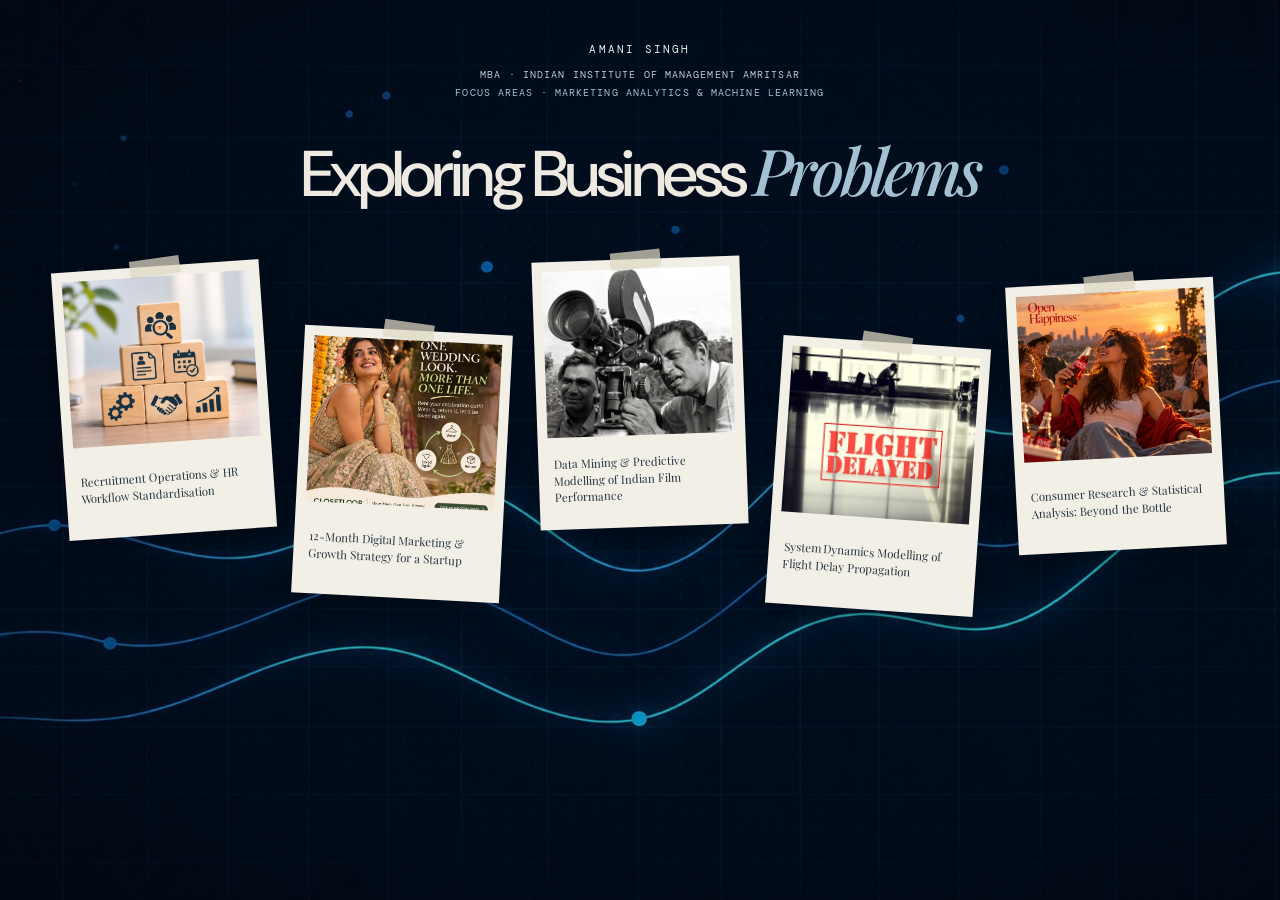
<file: index.html>
<!doctype html>
<html lang="en">
<head>
<meta charset="utf-8">
<meta name="viewport" content="width=device-width, initial-scale=1">
<meta name="theme-color" content="#071321">
<title>Exploring Business Problems — Amani Singh</title>
<style>
@import url('https://fonts.googleapis.com/css2?family=DM+Mono:wght@400;500&family=DM+Sans:wght@400;500;600;700&family=Playfair+Display:ital,wght@0,500;0,600;1,500&display=swap');
:root{--ink:#eeeae2;--blue:#a4c1d4;--serif:'Playfair Display',Georgia,serif;--sans:'DM Sans',Arial,sans-serif;--mono:'DM Mono',monospace}
*{box-sizing:border-box}
html,body{margin:0;min-height:100%;background:#071321}
body{min-height:100vh;color:var(--ink);font-family:var(--sans);background-image:linear-gradient(rgba(3,11,21,.24),rgba(3,11,21,.24)),url('assets/wallpaper.jpg');background-position:center;background-size:cover;background-repeat:no-repeat;background-attachment:fixed}
.page{width:100%;max-width:1600px;margin:0 auto;padding:0 clamp(22px,4.5vw,76px);position:relative}
.identity{text-align:center;padding-top:42px;color:var(--blue)}
.name{font:11px var(--mono);letter-spacing:.2em;text-transform:uppercase;color:#e9edf0}
.credentials{margin-top:10px;font:10px/1.8 var(--mono);letter-spacing:.11em;text-transform:uppercase;color:#c0ccd5}
.credentials .focus{display:block;color:var(--blue)}
h1{width:100%;margin:24px auto 42px;text-align:center;font-size:clamp(30px,5.05vw,76px);line-height:1.05;letter-spacing:-.06em;font-weight:500}
h1 em{font:italic 500 1em var(--serif);color:var(--blue)}
.polaroid-field{margin:0 auto;padding:0 0 48px;display:grid;grid-template-columns:repeat(5,minmax(0,1fr));align-items:start;justify-items:center;column-gap:clamp(12px,2vw,30px);row-gap:28px}
.polaroid{display:block;text-decoration:none;position:relative;width:min(100%,208px);margin:0;padding:10px 10px 0;background:#f2efe6;color:#263541;box-shadow:0 10px 26px rgba(0,0,0,.32);transition:transform .3s,box-shadow .3s;transform:rotate(var(--tilt,0deg))}
.polaroid:nth-child(1){--tilt:-4deg;margin-top:12px}
.polaroid:nth-child(2){--tilt:3deg;margin-top:76px}
.polaroid:nth-child(3){--tilt:-2deg;margin-top:5px}
.polaroid:nth-child(4){--tilt:4deg;margin-top:88px}
.polaroid:nth-child(5){--tilt:-3deg;margin-top:28px}
.polaroid:before{content:"";position:absolute;z-index:2;top:-8px;left:calc(50% - 25px);width:50px;height:16px;background:rgba(223,216,196,.72);transform:rotate(-4deg);box-shadow:0 1px 2px rgba(0,0,0,.12);pointer-events:none}
.polaroid:nth-child(even):before{transform:rotate(5deg)}
.polaroid:hover,.polaroid:focus-visible{transform:rotate(0deg) translateY(-6px);box-shadow:0 18px 34px rgba(0,0,0,.42);outline:none}
.photo{display:block;width:100%;height:clamp(112px,13vw,166px);object-fit:cover;background:#293744}
.caption{min-height:92px;display:flex;align-items:center;padding:13px 5px 17px;font:clamp(10px,.9vw,12px)/1.45 var(--serif);color:#263541}
.polaroid:focus-visible{outline:3px solid #a4c1d4;outline-offset:5px}
@media(max-width:1050px){.page{padding:0 28px}.identity{padding-top:36px}h1{font-size:clamp(30px,5.1vw,54px);margin:24px auto 34px}.polaroid-field{grid-template-columns:repeat(3,minmax(0,1fr));column-gap:24px;row-gap:30px;max-width:800px}.polaroid:nth-child(n){margin-top:0}.polaroid:nth-child(2),.polaroid:nth-child(5){margin-top:42px}.polaroid{width:min(100%,210px)}}
@media(max-width:620px){.page{padding:0 18px}.identity{padding-top:30px}.credentials{font-size:9px;letter-spacing:.07em}h1{font-size:clamp(25px,5.6vw,36px);margin:22px auto 30px;letter-spacing:-.055em}.polaroid-field{grid-template-columns:repeat(2,minmax(0,1fr));gap:24px 14px;padding-bottom:30px}.polaroid{width:min(100%,185px)}.polaroid:nth-child(n){margin-top:0}.polaroid:nth-child(even){margin-top:34px}.photo{height:clamp(100px,29vw,145px)}.caption{min-height:82px;font-size:10px}}
@media(max-width:360px){h1{font-size:23px}.polaroid-field{column-gap:8px}.polaroid{padding:7px 7px 0}.caption{font-size:9px}}
@media(prefers-reduced-motion:reduce){*{transition:none!important}}
</style>
</head>
<body>
<main class="page">
  <header class="identity" aria-label="Portfolio owner and academic focus">
    <div class="name">Amani Singh</div>
    <div class="credentials">MBA · Indian Institute of Management Amritsar<span class="focus">Focus Areas · Marketing Analytics &amp; Machine Learning</span></div>
  </header>
  <h1>Exploring Business <em>Problems</em></h1>
  <section class="polaroid-field" aria-label="Selected business projects">
    <a class="polaroid" href="crossing-hurdles.html" aria-label="Open Recruitment Operations and HR Workflow Standardisation">
      <img class="photo" src="assets/crossing-hurdles.jpg" alt="Recruitment and HR workflow represented through organised wooden blocks">
      <span class="caption">Recruitment Operations &amp; HR Workflow Standardisation</span>
    </a>
    <a class="polaroid" href="closetloop.html" aria-label="Open the 12-Month Digital Marketing and Growth Strategy for a Startup">
      <img class="photo" src="assets/closetloop.jpg" alt="ClosetLoop occasion-wear rental campaign">
      <span class="caption">12-Month Digital Marketing &amp; Growth Strategy for a Startup</span>
    </a>
    <a class="polaroid" href="dmpa.html" aria-label="Open Data Mining and Predictive Modelling of Indian Film Performance">
      <img class="photo" src="assets/dmpa.jpg" alt="Black-and-white image of a film camera and filmmakers">
      <span class="caption">Data Mining &amp; Predictive Modelling of Indian Film Performance</span>
    </a>
    <a class="polaroid" href="asd.html" aria-label="Open System Dynamics Modelling of Flight Delay Propagation">
      <img class="photo" src="assets/asd.jpg" alt="Flight Delayed project image">
      <span class="caption">System Dynamics Modelling of Flight Delay Propagation</span>
    </a>
    <a class="polaroid" href="cnn-b.html" aria-label="Open Consumer Research and Statistical Analysis: Beyond the Bottle">
      <img class="photo" src="assets/cnn-b.jpg" alt="Rivo Cola sunset rooftop campaign">
      <span class="caption">Consumer Research &amp; Statistical Analysis: Beyond the Bottle</span>
    </a>
  </section>
</main>
</body>
</html>
</file>
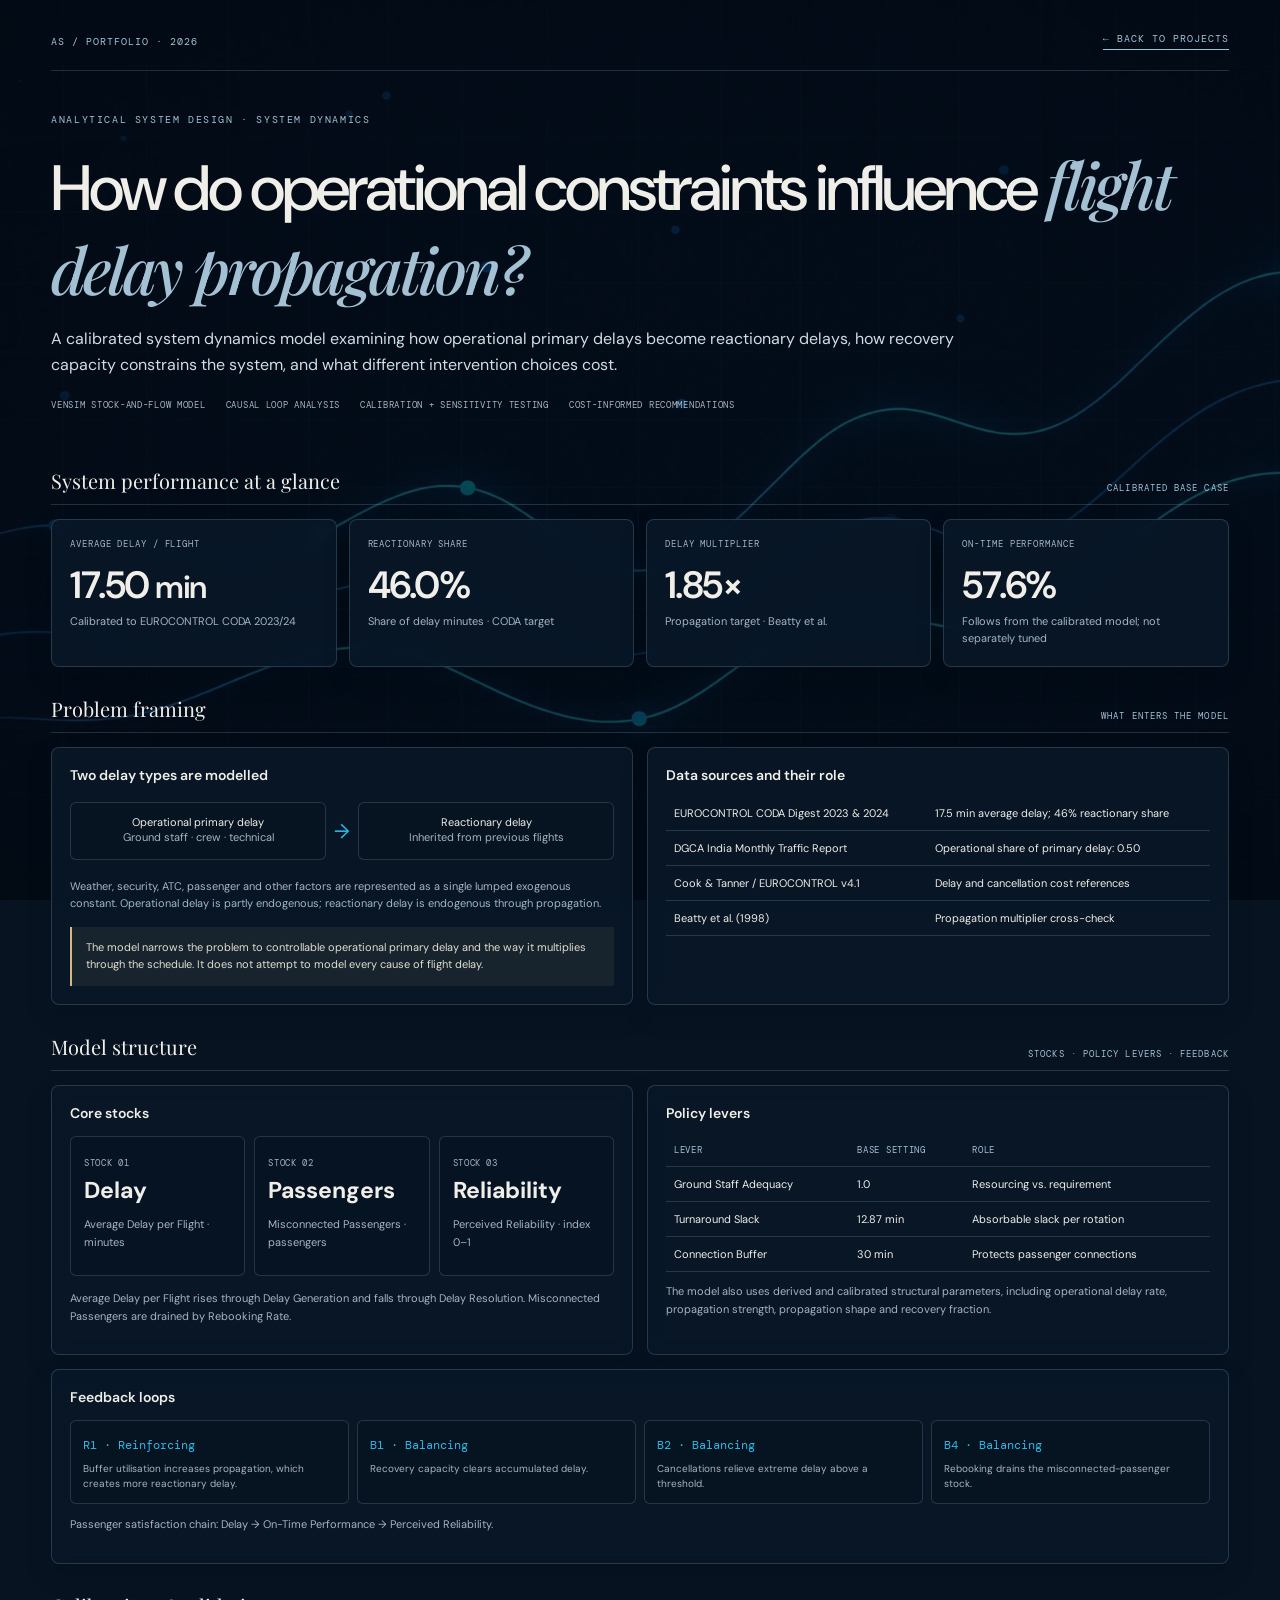
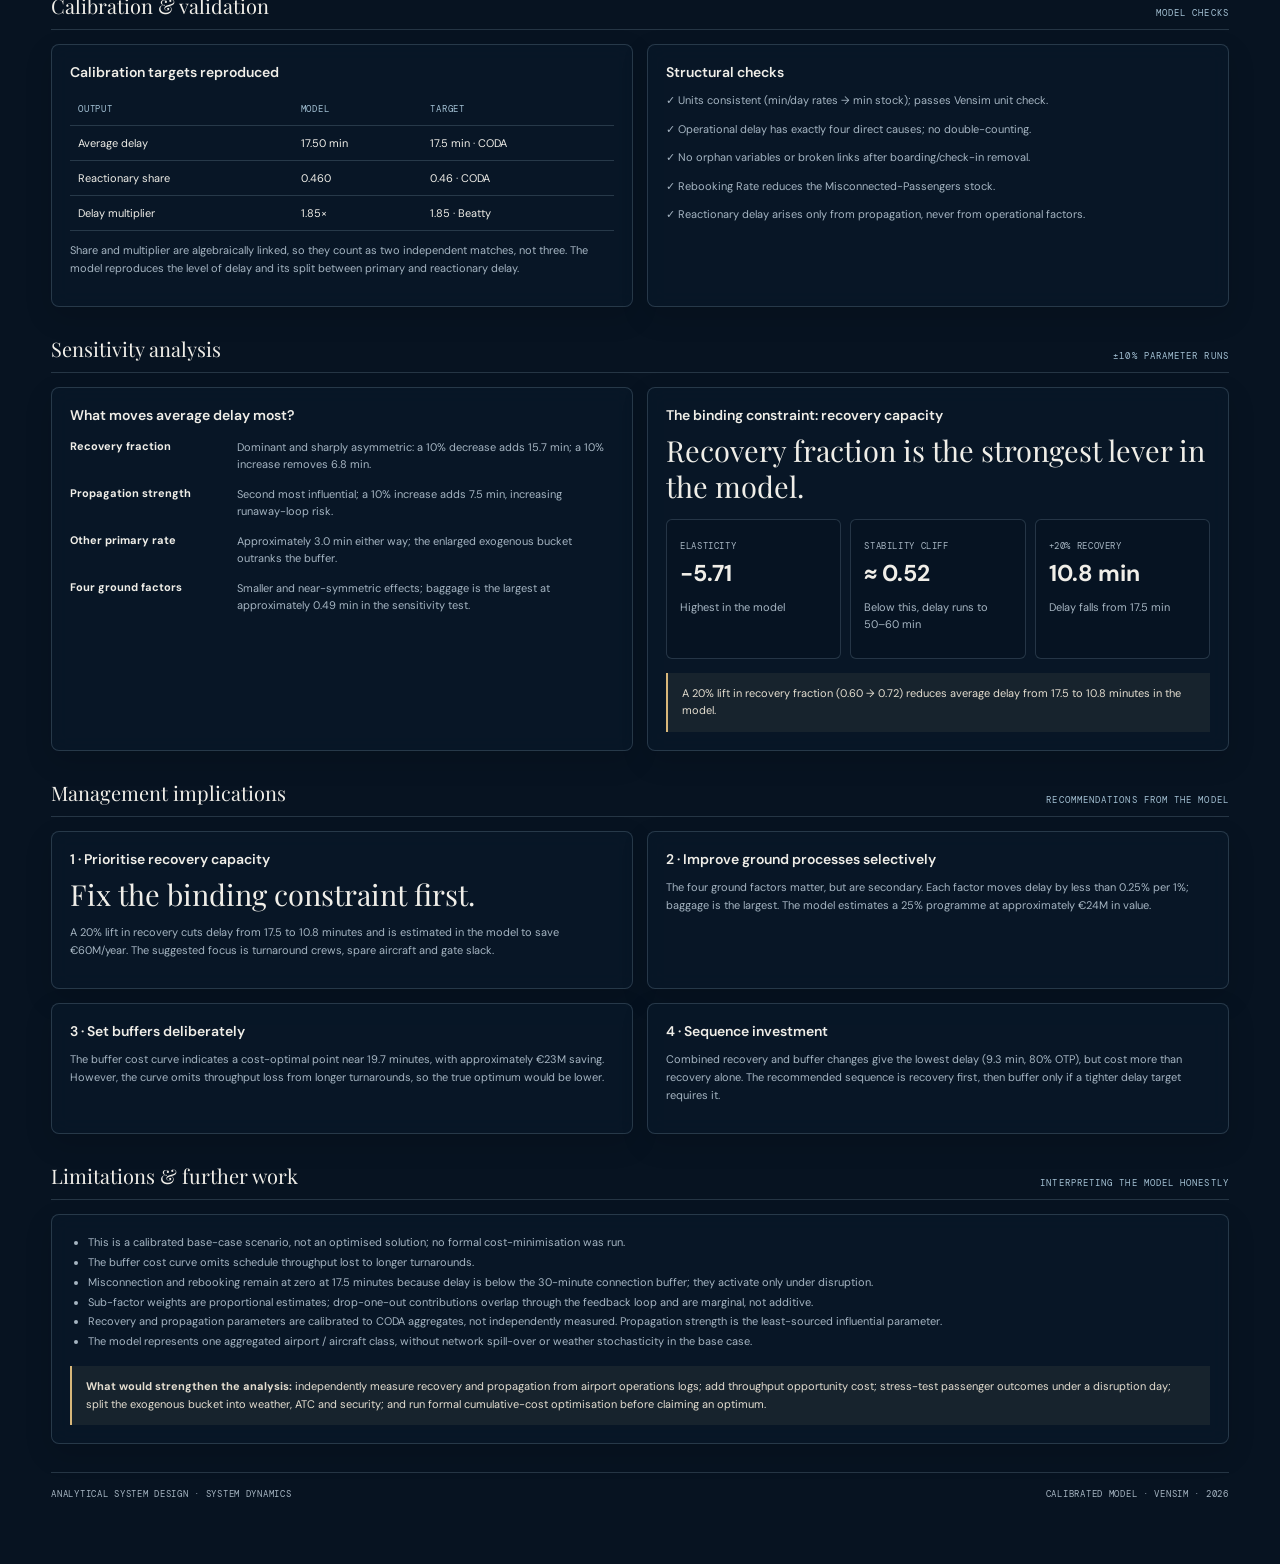
<file: asd.html>
<!doctype html>
<html lang="en">
<head>
<meta charset="utf-8"><meta name="viewport" content="width=device-width,initial-scale=1">
<meta name="theme-color" content="#071321">
<title>Flight Delay Propagation | Amani Singh</title>
<style>
@import url('https://fonts.googleapis.com/css2?family=DM+Mono:wght@400;500&family=DM+Sans:wght@400;500;600;700&family=Playfair+Display:ital,wght@0,500;0,600;1,500&display=swap');
:root{--bg:#071321;--panel:rgba(9,24,40,.86);--line:rgba(164,193,212,.2);--text:#f0eee8;--muted:#a6b5c2;--blue:#a4c1d4;--cyan:#2bb9e8;--red:#ef897e;--gold:#d8b77a;--sans:'DM Sans',Arial,sans-serif;--mono:'DM Mono',monospace;--serif:'Playfair Display',Georgia,serif}
*{box-sizing:border-box}body{margin:0;color:var(--text);font-family:var(--sans);background:#071321 url("assets/wallpaper.jpg") center/cover fixed no-repeat;min-height:100vh}
body:before{content:"";position:fixed;inset:0;background:rgba(4,12,22,.72);pointer-events:none;z-index:-1}
.wrap{max-width:1320px;margin:auto;padding:24px clamp(18px,4vw,56px) 64px}
.top{display:flex;justify-content:space-between;align-items:center;padding:8px 0 20px;border-bottom:1px solid var(--line);font:10px var(--mono);letter-spacing:.1em;text-transform:uppercase;color:var(--blue)}
.back{text-decoration:none;color:var(--blue);border-bottom:1px solid var(--blue);padding-bottom:4px}
.hero{padding:42px 0 28px}.kicker{font:10px var(--mono);letter-spacing:.16em;color:var(--blue);text-transform:uppercase}
h1{font-size:clamp(38px,5vw,64px);line-height:1.04;letter-spacing:-.05em;font-weight:500;margin:15px 0}
h1 em{font:italic 500 1em var(--serif);color:var(--blue)}
.subtitle{max-width:930px;color:#d1dce4;font-size:16px;line-height:1.65;margin:0}
.meta{display:flex;gap:20px;flex-wrap:wrap;margin-top:20px;color:var(--muted);font:9px var(--mono);letter-spacing:.08em;text-transform:uppercase}
.section-title{display:flex;justify-content:space-between;align-items:end;margin:28px 0 14px;border-bottom:1px solid var(--line);padding-bottom:10px}
.section-title h2{font:20px var(--serif);margin:0}.section-title span{font:9px var(--mono);color:var(--blue);letter-spacing:.12em;text-transform:uppercase}
.kpis{display:grid;grid-template-columns:repeat(4,1fr);gap:12px}
.card{background:var(--panel);border:1px solid var(--line);border-radius:8px;padding:18px;backdrop-filter:blur(10px);box-shadow:0 10px 28px #0002}
.kpi-label{font:9px var(--mono);letter-spacing:.1em;text-transform:uppercase;color:var(--muted)}
.kpi-value{font-size:clamp(27px,3vw,38px);font-weight:600;letter-spacing:-.04em;margin:10px 0 3px}
.kpi-note,.small{font-size:11px;color:var(--muted);line-height:1.6}
.grid2{display:grid;grid-template-columns:1fr 1fr;gap:14px;margin-top:14px}
.card h3{font-size:14px;font-weight:600;margin:0 0 8px}
.flow{display:flex;align-items:center;gap:8px;flex-wrap:wrap;margin:18px 0}
.node{padding:12px 14px;border:1px solid var(--line);border-radius:6px;background:rgba(7,19,33,.75);font-size:11px;text-align:center;flex:1;min-width:120px}
.arrow{color:var(--cyan);font-size:20px}
.loop{display:grid;grid-template-columns:repeat(4,1fr);gap:8px;margin-top:14px}
.loopbox{padding:12px;border-radius:6px;background:rgba(7,19,33,.65);border:1px solid var(--line)}
.loopbox b{font:12px var(--mono);color:var(--cyan)}.loopbox p{font-size:10px;line-height:1.5;color:var(--muted);margin:7px 0 0}
.metrics{display:grid;grid-template-columns:repeat(3,1fr);gap:9px;margin-top:14px}
.metric{background:rgba(7,19,33,.7);border:1px solid var(--line);border-radius:6px;padding:13px}
.metric b{font-size:23px;display:block;margin:4px 0}.metric span{font:9px var(--mono);color:var(--muted);text-transform:uppercase;letter-spacing:.07em}
.sens{display:grid;gap:13px;margin-top:15px}
.sensrow{display:grid;grid-template-columns:155px 1fr;gap:12px;align-items:start}
.sensrow b{font-size:11px}.sensrow p{margin:0;font-size:11px;color:var(--muted);line-height:1.55}
.highlight{font:clamp(20px,2.5vw,29px)/1.25 var(--serif);margin:8px 0 12px}
.note{border-left:2px solid var(--gold);padding:12px 14px;background:rgba(216,183,122,.08);font-size:11px;line-height:1.6;color:#e4ded0;margin-top:14px}
.table{width:100%;border-collapse:collapse;font-size:11px;margin-top:12px}
.table th,.table td{text-align:left;padding:10px 8px;border-bottom:1px solid var(--line)}
.table th{font:9px var(--mono);letter-spacing:.08em;color:var(--blue);text-transform:uppercase}
.pill{display:inline-block;padding:5px 8px;border:1px solid var(--line);border-radius:20px;color:var(--blue);font:9px var(--mono);margin:4px 4px 0 0}
.footer{margin-top:28px;padding-top:15px;border-top:1px solid var(--line);display:flex;justify-content:space-between;gap:14px;flex-wrap:wrap;color:var(--muted);font:9px var(--mono);letter-spacing:.08em}
@media(max-width:850px){.kpis{grid-template-columns:repeat(2,1fr)}.grid2{grid-template-columns:1fr}.loop{grid-template-columns:repeat(2,1fr)}}
@media(max-width:560px){.sensrow{grid-template-columns:1fr}.metrics{grid-template-columns:1fr}.loop{grid-template-columns:1fr 1fr}}
</style></head>
<body><main class="wrap">
<header class="top"><span>AS / Portfolio · 2026</span><a class="back" href="index.html">← Back to projects</a></header>
<section class="hero">
 <div class="kicker">Analytical System Design · System Dynamics</div>
 <h1>How do operational constraints influence <em>flight delay propagation?</em></h1>
 <p class="subtitle">A calibrated system dynamics model examining how operational primary delays become reactionary delays, how recovery capacity constrains the system, and what different intervention choices cost.</p>
 <div class="meta"><span>Vensim stock-and-flow model</span><span>Causal loop analysis</span><span>Calibration + sensitivity testing</span><span>Cost-informed recommendations</span></div>
</section>
<div class="section-title"><h2>System performance at a glance</h2><span>Calibrated base case</span></div>
<section class="kpis">
 <div class="card"><div class="kpi-label">Average delay / flight</div><div class="kpi-value">17.50 <small>min</small></div><div class="kpi-note">Calibrated to EUROCONTROL CODA 2023/24</div></div>
 <div class="card"><div class="kpi-label">Reactionary share</div><div class="kpi-value">46.0%</div><div class="kpi-note">Share of delay minutes · CODA target</div></div>
 <div class="card"><div class="kpi-label">Delay multiplier</div><div class="kpi-value">1.85×</div><div class="kpi-note">Propagation target · Beatty et al.</div></div>
 <div class="card"><div class="kpi-label">On-time performance</div><div class="kpi-value">57.6%</div><div class="kpi-note">Follows from the calibrated model; not separately tuned</div></div>
</section>
<div class="section-title"><h2>Problem framing</h2><span>What enters the model</span></div>
<section class="grid2">
 <div class="card"><h3>Two delay types are modelled</h3>
  <div class="flow"><div class="node">Operational primary delay<br><span class="small">Ground staff · crew · technical</span></div><span class="arrow">→</span><div class="node">Reactionary delay<br><span class="small">Inherited from previous flights</span></div></div>
  <p class="small">Weather, security, ATC, passenger and other factors are represented as a single lumped exogenous constant. Operational delay is partly endogenous; reactionary delay is endogenous through propagation.</p>
  <div class="note">The model narrows the problem to controllable operational primary delay and the way it multiplies through the schedule. It does not attempt to model every cause of flight delay.</div>
 </div>
 <div class="card"><h3>Data sources and their role</h3>
  <table class="table"><tbody>
   <tr><td>EUROCONTROL CODA Digest 2023 &amp; 2024</td><td>17.5 min average delay; 46% reactionary share</td></tr>
   <tr><td>DGCA India Monthly Traffic Report</td><td>Operational share of primary delay: 0.50</td></tr>
   <tr><td>Cook &amp; Tanner / EUROCONTROL v4.1</td><td>Delay and cancellation cost references</td></tr>
   <tr><td>Beatty et al. (1998)</td><td>Propagation multiplier cross-check</td></tr>
  </tbody></table>
 </div>
</section>
<div class="section-title"><h2>Model structure</h2><span>Stocks · policy levers · feedback</span></div>
<section class="grid2">
 <div class="card"><h3>Core stocks</h3>
  <div class="metrics">
   <div class="metric"><span>Stock 01</span><b>Delay</b><p class="small">Average Delay per Flight · minutes</p></div>
   <div class="metric"><span>Stock 02</span><b>Passengers</b><p class="small">Misconnected Passengers · passengers</p></div>
   <div class="metric"><span>Stock 03</span><b>Reliability</b><p class="small">Perceived Reliability · index 0–1</p></div>
  </div>
  <p class="small" style="margin-top:14px">Average Delay per Flight rises through Delay Generation and falls through Delay Resolution. Misconnected Passengers are drained by Rebooking Rate.</p>
 </div>
 <div class="card"><h3>Policy levers</h3>
  <table class="table"><thead><tr><th>Lever</th><th>Base setting</th><th>Role</th></tr></thead><tbody>
   <tr><td>Ground Staff Adequacy</td><td>1.0</td><td>Resourcing vs. requirement</td></tr>
   <tr><td>Turnaround Slack</td><td>12.87 min</td><td>Absorbable slack per rotation</td></tr>
   <tr><td>Connection Buffer</td><td>30 min</td><td>Protects passenger connections</td></tr>
  </tbody></table>
  <p class="small">The model also uses derived and calibrated structural parameters, including operational delay rate, propagation strength, propagation shape and recovery fraction.</p>
 </div>
</section>
<div class="card" style="margin-top:14px">
 <h3>Feedback loops</h3>
 <div class="loop">
  <div class="loopbox"><b>R1 · Reinforcing</b><p>Buffer utilisation increases propagation, which creates more reactionary delay.</p></div>
  <div class="loopbox"><b>B1 · Balancing</b><p>Recovery capacity clears accumulated delay.</p></div>
  <div class="loopbox"><b>B2 · Balancing</b><p>Cancellations relieve extreme delay above a threshold.</p></div>
  <div class="loopbox"><b>B4 · Balancing</b><p>Rebooking drains the misconnected-passenger stock.</p></div>
 </div>
 <p class="small" style="margin-top:12px">Passenger satisfaction chain: Delay → On-Time Performance → Perceived Reliability.</p>
</div>
<div class="section-title"><h2>Calibration &amp; validation</h2><span>Model checks</span></div>
<section class="grid2">
 <div class="card"><h3>Calibration targets reproduced</h3>
  <table class="table"><thead><tr><th>Output</th><th>Model</th><th>Target</th></tr></thead><tbody>
   <tr><td>Average delay</td><td>17.50 min</td><td>17.5 min · CODA</td></tr>
   <tr><td>Reactionary share</td><td>0.460</td><td>0.46 · CODA</td></tr>
   <tr><td>Delay multiplier</td><td>1.85×</td><td>1.85 · Beatty</td></tr>
  </tbody></table>
  <p class="small">Share and multiplier are algebraically linked, so they count as two independent matches, not three. The model reproduces the level of delay and its split between primary and reactionary delay.</p>
 </div>
 <div class="card"><h3>Structural checks</h3>
  <p class="small">✓ Units consistent (min/day rates → min stock); passes Vensim unit check.</p>
  <p class="small">✓ Operational delay has exactly four direct causes; no double-counting.</p>
  <p class="small">✓ No orphan variables or broken links after boarding/check-in removal.</p>
  <p class="small">✓ Rebooking Rate reduces the Misconnected-Passengers stock.</p>
  <p class="small">✓ Reactionary delay arises only from propagation, never from operational factors.</p>
 </div>
</section>
<div class="section-title"><h2>Sensitivity analysis</h2><span>±10% parameter runs</span></div>
<section class="grid2">
 <div class="card"><h3>What moves average delay most?</h3>
  <div class="sens">
   <div class="sensrow"><b>Recovery fraction</b><p>Dominant and sharply asymmetric: a 10% decrease adds 15.7 min; a 10% increase removes 6.8 min.</p></div>
   <div class="sensrow"><b>Propagation strength</b><p>Second most influential; a 10% increase adds 7.5 min, increasing runaway-loop risk.</p></div>
   <div class="sensrow"><b>Other primary rate</b><p>Approximately 3.0 min either way; the enlarged exogenous bucket outranks the buffer.</p></div>
   <div class="sensrow"><b>Four ground factors</b><p>Smaller and near-symmetric effects; baggage is the largest at approximately 0.49 min in the sensitivity test.</p></div>
  </div>
 </div>
 <div class="card"><h3>The binding constraint: recovery capacity</h3>
  <div class="highlight">Recovery fraction is the strongest lever in the model.</div>
  <div class="metrics">
   <div class="metric"><span>Elasticity</span><b>−5.71</b><p class="small">Highest in the model</p></div>
   <div class="metric"><span>Stability cliff</span><b>≈ 0.52</b><p class="small">Below this, delay runs to 50–60 min</p></div>
   <div class="metric"><span>+20% recovery</span><b>10.8 min</b><p class="small">Delay falls from 17.5 min</p></div>
  </div>
  <div class="note">A 20% lift in recovery fraction (0.60 → 0.72) reduces average delay from 17.5 to 10.8 minutes in the model.</div>
 </div>
</section>
<div class="section-title"><h2>Management implications</h2><span>Recommendations from the model</span></div>
<section class="grid2">
 <div class="card"><h3>1 · Prioritise recovery capacity</h3><div class="highlight">Fix the binding constraint first.</div><p class="small">A 20% lift in recovery cuts delay from 17.5 to 10.8 minutes and is estimated in the model to save €60M/year. The suggested focus is turnaround crews, spare aircraft and gate slack.</p></div>
 <div class="card"><h3>2 · Improve ground processes selectively</h3><p class="small">The four ground factors matter, but are secondary. Each factor moves delay by less than 0.25% per 1%; baggage is the largest. The model estimates a 25% programme at approximately €24M in value.</p></div>
 <div class="card"><h3>3 · Set buffers deliberately</h3><p class="small">The buffer cost curve indicates a cost-optimal point near 19.7 minutes, with approximately €23M saving. However, the curve omits throughput loss from longer turnarounds, so the true optimum would be lower.</p></div>
 <div class="card"><h3>4 · Sequence investment</h3><p class="small">Combined recovery and buffer changes give the lowest delay (9.3 min, 80% OTP), but cost more than recovery alone. The recommended sequence is recovery first, then buffer only if a tighter delay target requires it.</p></div>
</section>
<div class="section-title"><h2>Limitations &amp; further work</h2><span>Interpreting the model honestly</span></div>
<section class="card">
 <ul class="small" style="padding-left:18px;line-height:1.8;margin:0">
  <li>This is a calibrated base-case scenario, not an optimised solution; no formal cost-minimisation was run.</li>
  <li>The buffer cost curve omits schedule throughput lost to longer turnarounds.</li>
  <li>Misconnection and rebooking remain at zero at 17.5 minutes because delay is below the 30-minute connection buffer; they activate only under disruption.</li>
  <li>Sub-factor weights are proportional estimates; drop-one-out contributions overlap through the feedback loop and are marginal, not additive.</li>
  <li>Recovery and propagation parameters are calibrated to CODA aggregates, not independently measured. Propagation strength is the least-sourced influential parameter.</li>
  <li>The model represents one aggregated airport / aircraft class, without network spill-over or weather stochasticity in the base case.</li>
 </ul>
 <div class="note"><b>What would strengthen the analysis:</b> independently measure recovery and propagation from airport operations logs; add throughput opportunity cost; stress-test passenger outcomes under a disruption day; split the exogenous bucket into weather, ATC and security; and run formal cumulative-cost optimisation before claiming an optimum.</div>
</section>
<footer class="footer"><span>ANALYTICAL SYSTEM DESIGN · SYSTEM DYNAMICS</span><span>CALIBRATED MODEL · VENSIM · 2026</span></footer>
</main></body></html>
</file>
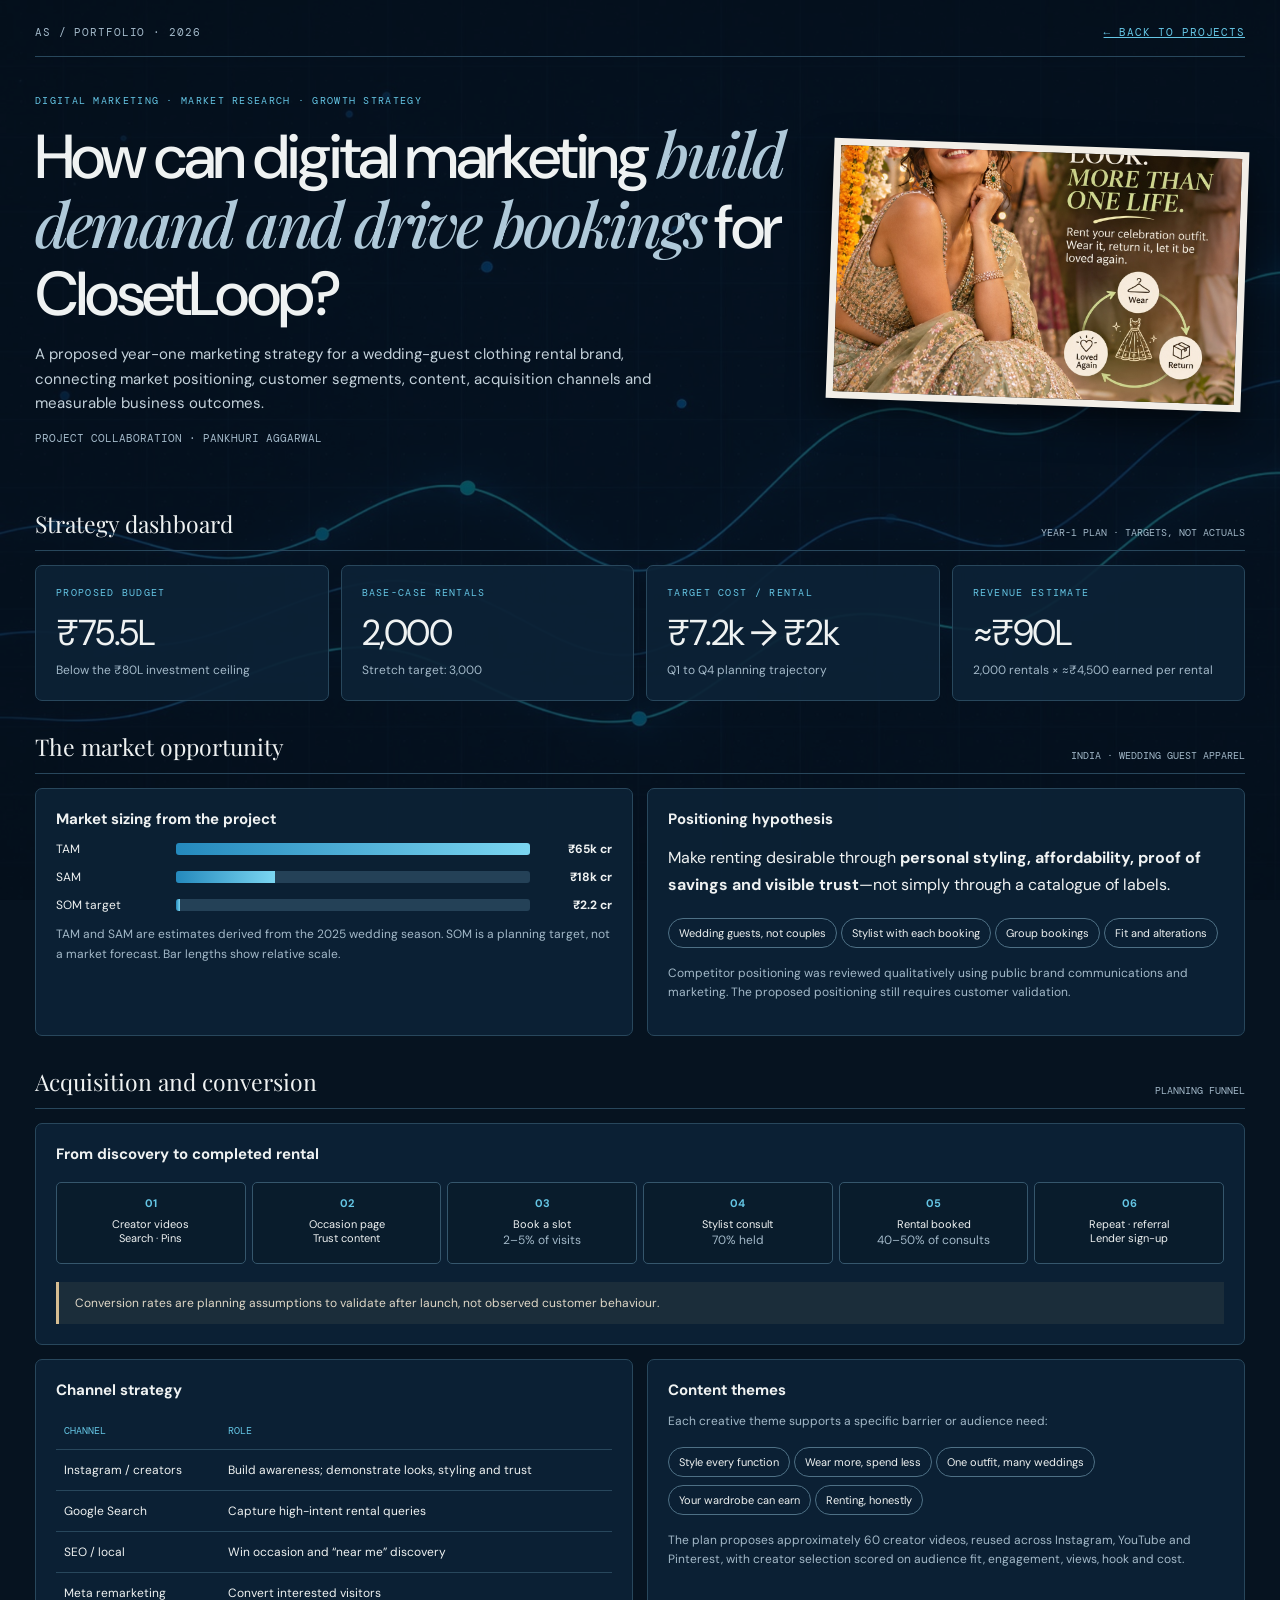
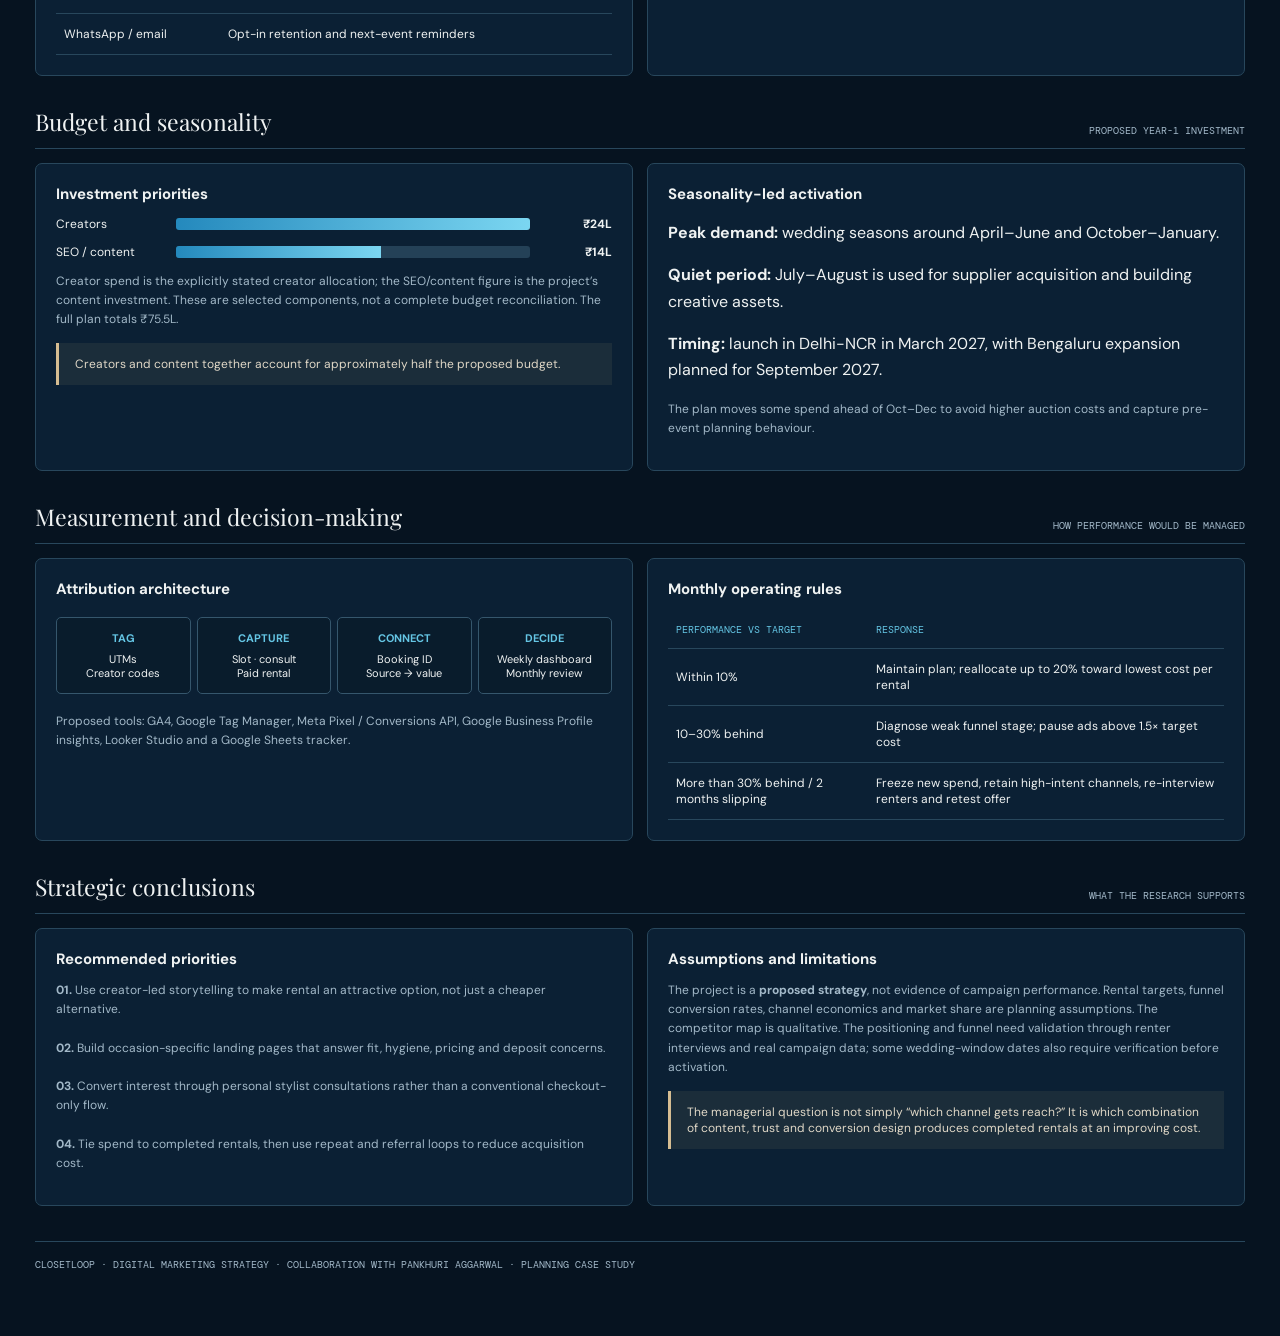
<file: closetloop.html>
<!doctype html><html lang="en"><head><meta charset="utf-8"><meta name="viewport" content="width=device-width,initial-scale=1"><title>ClosetLoop | Digital Marketing Strategy</title><style>
@import url('https://fonts.googleapis.com/css2?family=DM+Sans:wght@400;500;600;700&family=DM+Mono&family=Playfair+Display:ital,wght@0,500;1,500&display=swap');
:root{--ink:#eff2f2;--muted:#a3b9c9;--line:#28475c;--cyan:#65c6e5;--gold:#d6bd92;--panel:#0d2336e8}*{box-sizing:border-box}body{margin:0;background:#061320 url('assets/wallpaper.jpg') center/cover fixed;color:var(--ink);font-family:'DM Sans',sans-serif}body:before{content:'';position:fixed;inset:0;background:#061320b5;z-index:-1}.wrap{max-width:1300px;margin:auto;padding:25px 35px 65px}.top{display:flex;justify-content:space-between;border-bottom:1px solid var(--line);padding-bottom:17px;font:11px 'DM Mono',monospace;letter-spacing:.08em;color:var(--muted)}a{color:var(--cyan)}.hero{display:grid;grid-template-columns:1.3fr .7fr;gap:25px;align-items:center;padding:37px 0 22px}.eyebrow,.micro{font:10px 'DM Mono',monospace;letter-spacing:.13em;text-transform:uppercase;color:var(--cyan)}h1{font-size:clamp(35px,5vw,62px);line-height:1.07;letter-spacing:-.045em;font-weight:500;margin:13px 0}h1 em{font-family:'Playfair Display',serif;color:#afc9d9;font-weight:500}p{line-height:1.65}.lede{color:#c4d2db;font-size:15px;max-width:670px}.hero img{width:100%;height:260px;max-height:260px;object-fit:cover;object-position:75% center;border:7px solid #f2eee7;transform:rotate(2deg);box-shadow:0 15px 35px #0008}.credit{font:11px 'DM Mono',monospace;color:var(--muted)}.section{margin-top:30px}.sectionhead{display:flex;justify-content:space-between;align-items:end;gap:12px;border-bottom:1px solid var(--line);padding-bottom:11px;margin-bottom:14px}.sectionhead h2{font:23px 'Playfair Display',serif;margin:0}.sectionhead span{font:10px 'DM Mono',monospace;color:var(--muted)}.kpis{display:grid;grid-template-columns:repeat(4,1fr);gap:12px}.panel{background:var(--panel);border:1px solid var(--line);border-radius:7px;padding:20px}.metric{font-size:36px;letter-spacing:-.04em;margin:10px 0 5px}.small{font-size:12px;color:var(--muted);line-height:1.6}.two{display:grid;grid-template-columns:1fr 1fr;gap:14px}.panel h3{font-size:15px;margin:0 0 12px}.barrow{display:grid;grid-template-columns:110px 1fr 72px;gap:10px;align-items:center;margin:12px 0;font-size:12px}.track{height:12px;background:#244157;border-radius:3px;overflow:hidden}.fill{height:100%;background:linear-gradient(90deg,#2489bd,#7bd6f1)}.barrow strong{text-align:right}.steps{display:flex;gap:6px;margin:18px 0;flex-wrap:wrap}.step{flex:1;min-width:105px;border:1px solid #35566c;background:#091c2c;padding:13px 8px;border-radius:5px;text-align:center;font-size:11px}.step b{display:block;color:var(--cyan);margin-bottom:7px}.table{width:100%;border-collapse:collapse;font-size:12px}.table th,.table td{padding:12px 8px;text-align:left;border-bottom:1px solid var(--line)}.table th{color:var(--cyan);font:10px 'DM Mono',monospace;text-transform:uppercase}.pill{display:inline-block;border:1px solid #4e7085;border-radius:30px;padding:7px 10px;font-size:11px;margin:4px 4px 4px 0}.callout{border-left:3px solid var(--gold);background:#d6bd9214;padding:13px 16px;font-size:12px;color:#e0d8c7;margin-top:14px}.foot{border-top:1px solid var(--line);margin-top:35px;padding-top:16px;font:10px 'DM Mono',monospace;color:var(--muted)}@media(max-width:850px){.hero,.two{grid-template-columns:1fr}.kpis{grid-template-columns:repeat(2,1fr)}.hero img{max-height:240px}}@media(max-width:500px){.wrap{padding:20px}.kpis{grid-template-columns:1fr}.barrow{grid-template-columns:90px 1fr 55px}}
</style></head><body><main class="wrap"><header class="top"><span>AS / PORTFOLIO · 2026</span><a href="index.html">← BACK TO PROJECTS</a></header>
<div class="hero"><div><div class="eyebrow">DIGITAL MARKETING · MARKET RESEARCH · GROWTH STRATEGY</div><h1>How can digital marketing <em>build demand and drive bookings</em> for ClosetLoop?</h1><p class="lede">A proposed year-one marketing strategy for a wedding-guest clothing rental brand, connecting market positioning, customer segments, content, acquisition channels and measurable business outcomes.</p><p class="credit">PROJECT COLLABORATION · PANKHURI AGGARWAL</p></div><img src="assets/closetloop-campaign.jpg" alt="ClosetLoop wedding-wear campaign creative"></div>
<section class="section"><div class="sectionhead"><h2>Strategy dashboard</h2><span>YEAR-1 PLAN · TARGETS, NOT ACTUALS</span></div><div class="kpis"><div class="panel"><div class="micro">PROPOSED BUDGET</div><div class="metric">₹75.5L</div><div class="small">Below the ₹80L investment ceiling</div></div><div class="panel"><div class="micro">BASE-CASE RENTALS</div><div class="metric">2,000</div><div class="small">Stretch target: 3,000</div></div><div class="panel"><div class="micro">TARGET COST / RENTAL</div><div class="metric">₹7.2k → ₹2k</div><div class="small">Q1 to Q4 planning trajectory</div></div><div class="panel"><div class="micro">REVENUE ESTIMATE</div><div class="metric">≈₹90L</div><div class="small">2,000 rentals × ≈₹4,500 earned per rental</div></div></section>
<section class="section"><div class="sectionhead"><h2>The market opportunity</h2><span>INDIA · WEDDING GUEST APPAREL</span></div><div class="two"><div class="panel"><h3>Market sizing from the project</h3><div class="barrow"><span>TAM</span><div class="track"><div class="fill" style="width:100%"></div></div><strong>₹65k cr</strong></div><div class="barrow"><span>SAM</span><div class="track"><div class="fill" style="width:28%"></div></div><strong>₹18k cr</strong></div><div class="barrow"><span>SOM target</span><div class="track"><div class="fill" style="width:1%;min-width:4px"></div></div><strong>₹2.2 cr</strong></div><p class="small">TAM and SAM are estimates derived from the 2025 wedding season. SOM is a planning target, not a market forecast. Bar lengths show relative scale.</p></div><div class="panel"><h3>Positioning hypothesis</h3><p>Make renting desirable through <b>personal styling, affordability, proof of savings and visible trust</b>—not simply through a catalogue of labels.</p><span class="pill">Wedding guests, not couples</span><span class="pill">Stylist with each booking</span><span class="pill">Group bookings</span><span class="pill">Fit and alterations</span><p class="small">Competitor positioning was reviewed qualitatively using public brand communications and marketing. The proposed positioning still requires customer validation.</p></div></div></section>
<section class="section"><div class="sectionhead"><h2>Acquisition and conversion</h2><span>PLANNING FUNNEL</span></div><div class="panel"><h3>From discovery to completed rental</h3><div class="steps"><div class="step"><b>01</b>Creator videos<br>Search · Pins</div><div class="step"><b>02</b>Occasion page<br>Trust content</div><div class="step"><b>03</b>Book a slot<br><span class="small">2–5% of visits</span></div><div class="step"><b>04</b>Stylist consult<br><span class="small">70% held</span></div><div class="step"><b>05</b>Rental booked<br><span class="small">40–50% of consults</span></div><div class="step"><b>06</b>Repeat · referral<br>Lender sign-up</div></div><div class="callout">Conversion rates are planning assumptions to validate after launch, not observed customer behaviour.</div></div><div class="two" style="margin-top:14px"><div class="panel"><h3>Channel strategy</h3><table class="table"><tr><th>Channel</th><th>Role</th></tr><tr><td>Instagram / creators</td><td>Build awareness; demonstrate looks, styling and trust</td></tr><tr><td>Google Search</td><td>Capture high-intent rental queries</td></tr><tr><td>SEO / local</td><td>Win occasion and “near me” discovery</td></tr><tr><td>Meta remarketing</td><td>Convert interested visitors</td></tr><tr><td>WhatsApp / email</td><td>Opt-in retention and next-event reminders</td></tr></table></div><div class="panel"><h3>Content themes</h3><p class="small">Each creative theme supports a specific barrier or audience need:</p><span class="pill">Style every function</span><span class="pill">Wear more, spend less</span><span class="pill">One outfit, many weddings</span><span class="pill">Your wardrobe can earn</span><span class="pill">Renting, honestly</span><p class="small">The plan proposes approximately 60 creator videos, reused across Instagram, YouTube and Pinterest, with creator selection scored on audience fit, engagement, views, hook and cost.</p></div></div></section>
<section class="section"><div class="sectionhead"><h2>Budget and seasonality</h2><span>PROPOSED YEAR-1 INVESTMENT</span></div><div class="two"><div class="panel"><h3>Investment priorities</h3><div class="barrow"><span>Creators</span><div class="track"><div class="fill" style="width:100%"></div></div><strong>₹24L</strong></div><div class="barrow"><span>SEO / content</span><div class="track"><div class="fill" style="width:58%"></div></div><strong>₹14L</strong></div><p class="small">Creator spend is the explicitly stated creator allocation; the SEO/content figure is the project’s content investment. These are selected components, not a complete budget reconciliation. The full plan totals ₹75.5L.</p><div class="callout">Creators and content together account for approximately half the proposed budget.</div></div><div class="panel"><h3>Seasonality-led activation</h3><p><b>Peak demand:</b> wedding seasons around April–June and October–January.</p><p><b>Quiet period:</b> July–August is used for supplier acquisition and building creative assets.</p><p><b>Timing:</b> launch in Delhi-NCR in March 2027, with Bengaluru expansion planned for September 2027.</p><p class="small">The plan moves some spend ahead of Oct–Dec to avoid higher auction costs and capture pre-event planning behaviour.</p></div></div></section>
<section class="section"><div class="sectionhead"><h2>Measurement and decision-making</h2><span>HOW PERFORMANCE WOULD BE MANAGED</span></div><div class="two"><div class="panel"><h3>Attribution architecture</h3><div class="steps"><div class="step"><b>TAG</b>UTMs<br>Creator codes</div><div class="step"><b>CAPTURE</b>Slot · consult<br>Paid rental</div><div class="step"><b>CONNECT</b>Booking ID<br>Source → value</div><div class="step"><b>DECIDE</b>Weekly dashboard<br>Monthly review</div></div><p class="small">Proposed tools: GA4, Google Tag Manager, Meta Pixel / Conversions API, Google Business Profile insights, Looker Studio and a Google Sheets tracker.</p></div><div class="panel"><h3>Monthly operating rules</h3><table class="table"><tr><th>Performance vs target</th><th>Response</th></tr><tr><td>Within 10%</td><td>Maintain plan; reallocate up to 20% toward lowest cost per rental</td></tr><tr><td>10–30% behind</td><td>Diagnose weak funnel stage; pause ads above 1.5× target cost</td></tr><tr><td>More than 30% behind / 2 months slipping</td><td>Freeze new spend, retain high-intent channels, re-interview renters and retest offer</td></tr></table></div></div></section>
<section class="section"><div class="sectionhead"><h2>Strategic conclusions</h2><span>WHAT THE RESEARCH SUPPORTS</span></div><div class="two"><div class="panel"><h3>Recommended priorities</h3><p class="small"><b>01.</b> Use creator-led storytelling to make rental an attractive option, not just a cheaper alternative.<br><br><b>02.</b> Build occasion-specific landing pages that answer fit, hygiene, pricing and deposit concerns.<br><br><b>03.</b> Convert interest through personal stylist consultations rather than a conventional checkout-only flow.<br><br><b>04.</b> Tie spend to completed rentals, then use repeat and referral loops to reduce acquisition cost.</p></div><div class="panel"><h3>Assumptions and limitations</h3><p class="small">The project is a <b>proposed strategy</b>, not evidence of campaign performance. Rental targets, funnel conversion rates, channel economics and market share are planning assumptions. The competitor map is qualitative. The positioning and funnel need validation through renter interviews and real campaign data; some wedding-window dates also require verification before activation.</p><div class="callout">The managerial question is not simply “which channel gets reach?” It is which combination of content, trust and conversion design produces completed rentals at an improving cost.</div></div></div></section>
<footer class="foot">CLOSETLOOP · DIGITAL MARKETING STRATEGY · COLLABORATION WITH PANKHURI AGGARWAL · PLANNING CASE STUDY</footer></main></body></html>
</file>
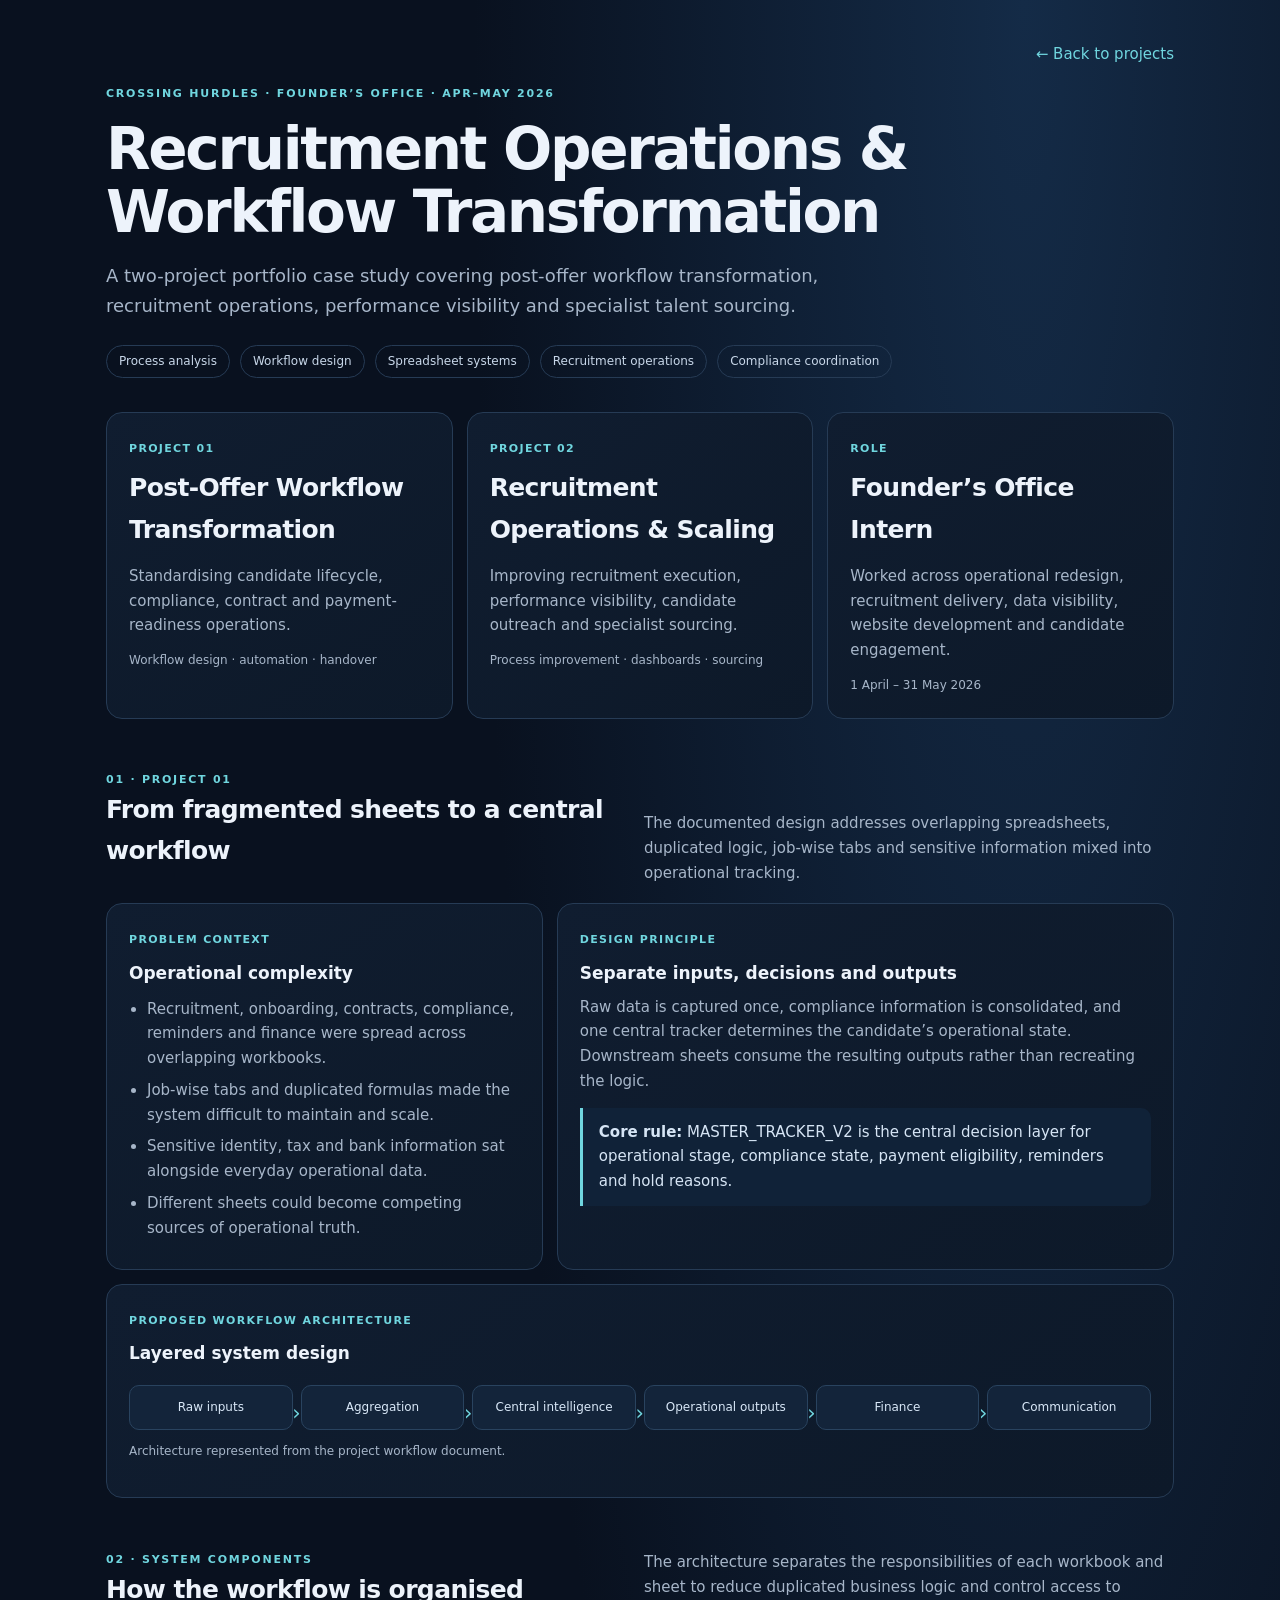
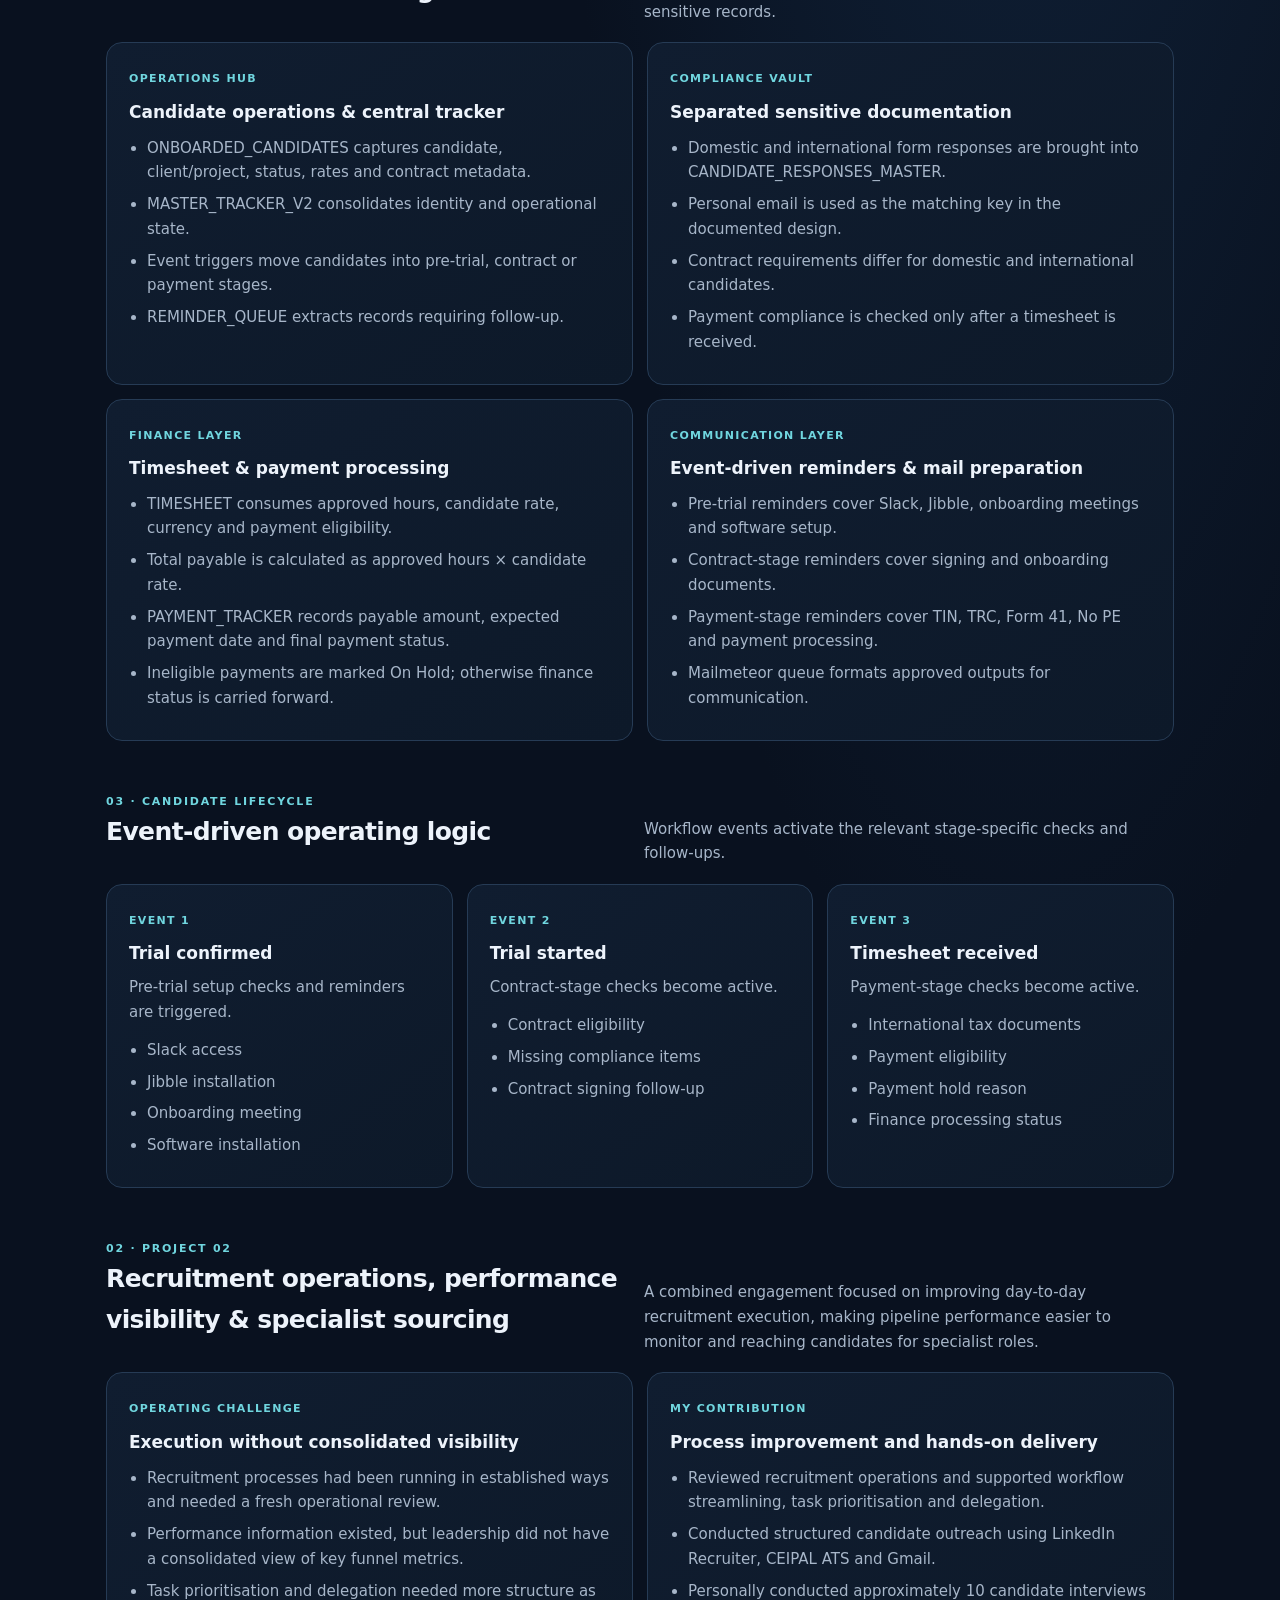
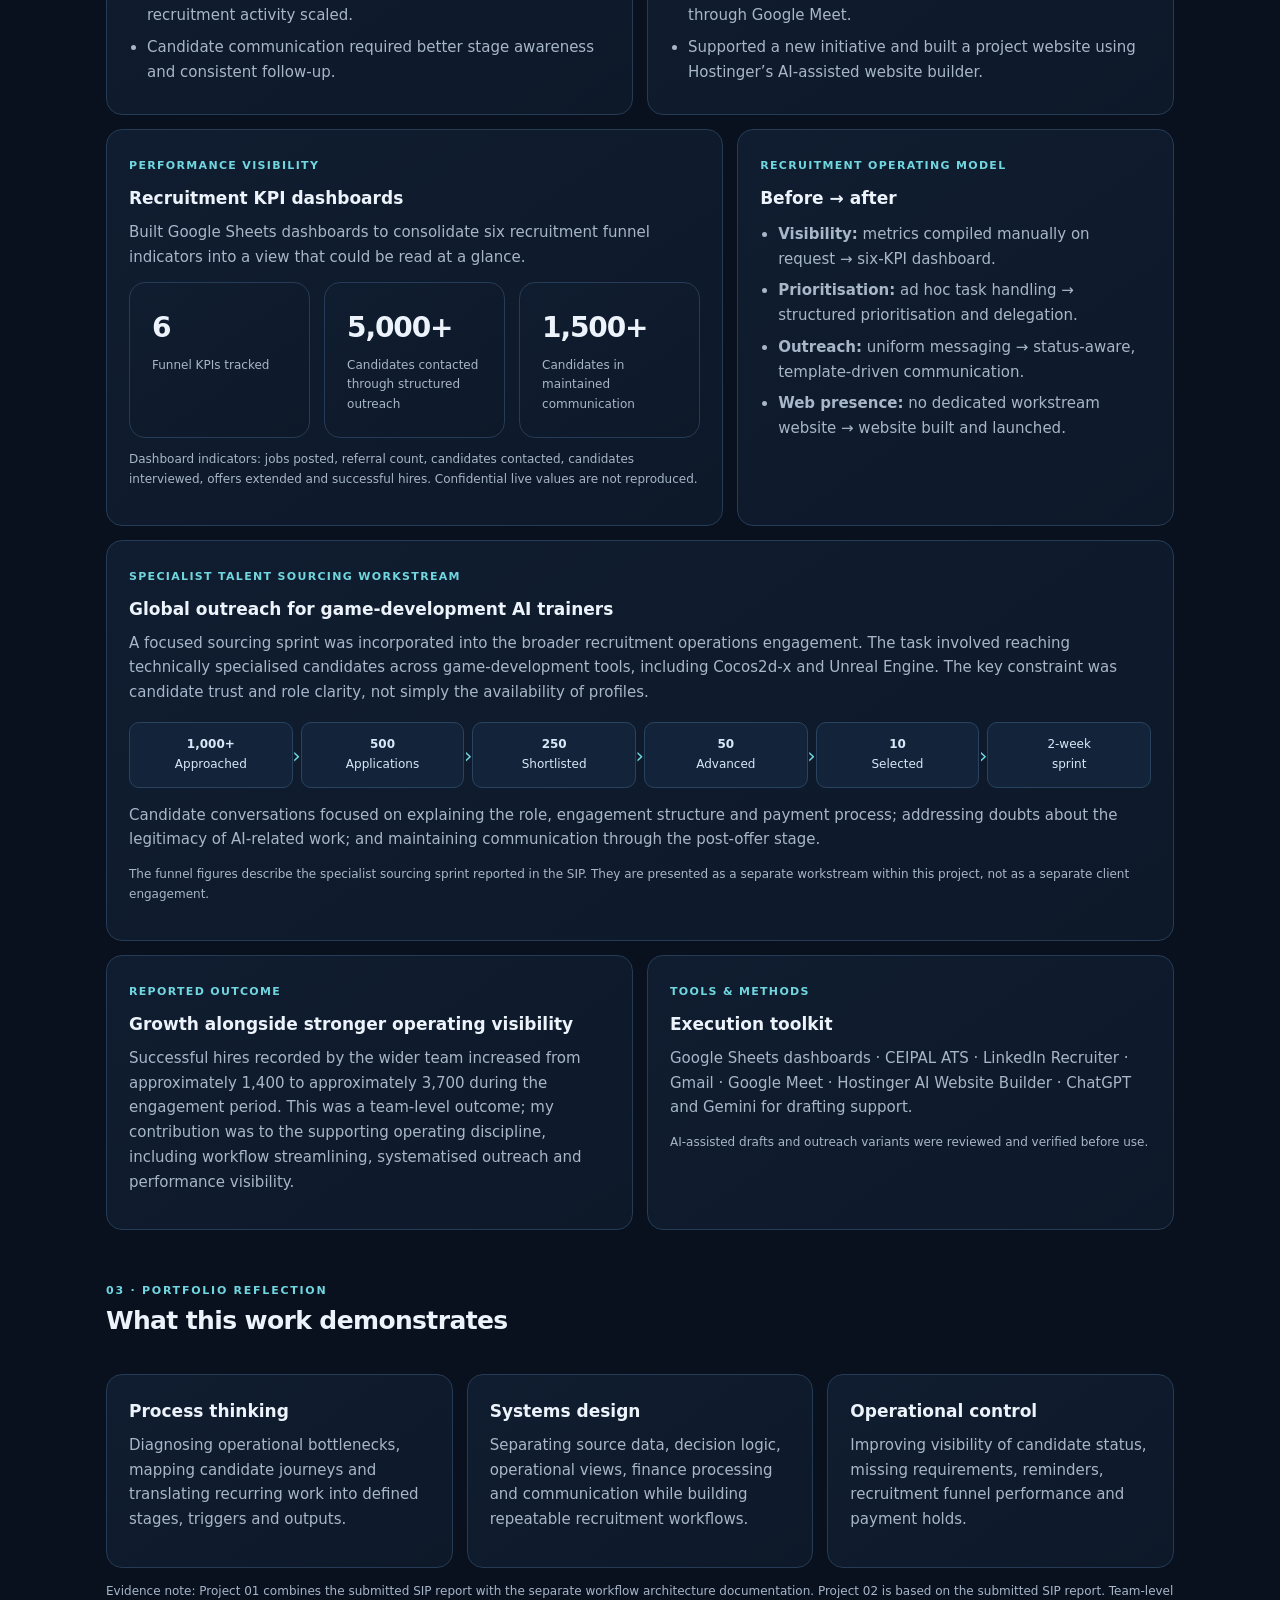
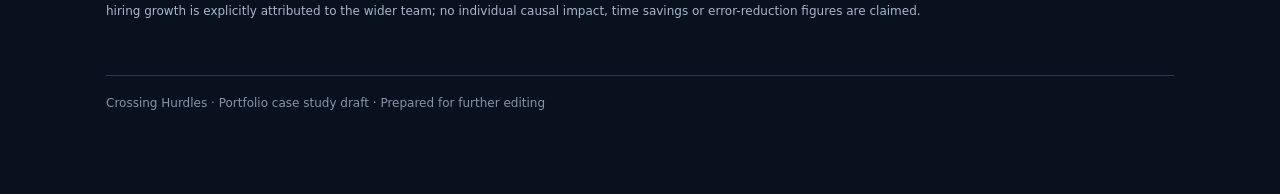
<file: crossing-hurdles.html>
<!DOCTYPE html>
<html lang="en">
<head>
<meta charset="utf-8">
<meta name="viewport" content="width=device-width, initial-scale=1">
<title>Crossing Hurdles | Operations & Workflow Transformation</title>
<style>
:root{--bg:#09111f;--panel:#101d30;--panel2:#13243a;--line:#263b55;--text:#edf3fb;--muted:#a7b6c9;--blue:#6ba8ff;--cyan:#70d6df;--amber:#f3c779}
*{box-sizing:border-box}body{margin:0;background:radial-gradient(ellipse at 80% 0%,#142b47 0,transparent 38%),var(--bg);color:var(--text);font:15px/1.65 Inter,ui-sans-serif,system-ui,-apple-system,Segoe UI,sans-serif}
.wrap{max-width:1120px;margin:auto;padding:42px 26px 80px}.eyebrow{color:var(--cyan);letter-spacing:.16em;text-transform:uppercase;font-size:11px;font-weight:700}
h1{font-size:clamp(34px,5vw,58px);line-height:1.08;letter-spacing:-.04em;margin:15px 0 18px;max-width:850px}
h2{font-size:25px;letter-spacing:-.025em;margin:0 0 14px}h3{font-size:17px;margin:0 0 8px}
p{color:var(--muted);margin:0 0 13px}.lead{font-size:18px;max-width:820px}
.meta{display:flex;gap:10px;flex-wrap:wrap;margin:24px 0 34px}.pill{border:1px solid var(--line);border-radius:99px;padding:6px 12px;color:#c8d7e9;font-size:12px}
.section{margin-top:52px}.section-head{display:flex;justify-content:space-between;align-items:end;gap:20px;margin-bottom:18px}.section-head p{max-width:530px;margin:0}
.grid{display:grid;grid-template-columns:repeat(12,1fr);gap:14px}.card{background:linear-gradient(145deg,var(--panel),#0d1929);border:1px solid var(--line);border-radius:16px;padding:22px;min-width:0}.span-4{grid-column:span 4}.span-5{grid-column:span 5}.span-6{grid-column:span 6}.span-7{grid-column:span 7}.span-8{grid-column:span 8}.span-12{grid-column:span 12}
.kpi{font-size:28px;font-weight:750;letter-spacing:-.04em;color:var(--text);margin-bottom:4px}.kpi-label{font-size:12px;color:var(--muted)}
.flow{display:grid;grid-template-columns:repeat(6,1fr);gap:8px;margin-top:17px}.step{background:var(--panel2);border:1px solid #29435f;border-radius:10px;padding:12px 9px;text-align:center;font-size:12px;color:#d9e8f8;position:relative}.step:not(:last-child):after{content:"›";position:absolute;right:-9px;top:25%;color:var(--cyan);font-size:21px;z-index:2}
ul{padding-left:18px;margin:10px 0 0;color:var(--muted)}li{margin:7px 0}.tag{display:inline-block;color:var(--cyan);font-size:11px;letter-spacing:.12em;text-transform:uppercase;font-weight:700;margin-bottom:9px}
.arch{display:grid;grid-template-columns:1fr;gap:8px;margin-top:14px}.layer{padding:13px 16px;border:1px solid var(--line);background:#112239;border-radius:10px;display:flex;justify-content:space-between;gap:15px;align-items:center}.layer b{font-size:13px}.layer span{font-size:12px;color:var(--muted);text-align:right}.layer.core{border-color:#4a83bd;background:#142e4a}
.callout{border-left:3px solid var(--cyan);padding:12px 16px;background:#102238;border-radius:0 10px 10px 0;color:#d6e5f5;margin-top:14px}
.small{font-size:12px;color:var(--muted)}.placeholder{border:1px dashed #526985;background:rgba(17,34,56,.5)}
.edit{color:var(--amber);font-size:11px;letter-spacing:.08em;text-transform:uppercase;font-weight:700}
footer{border-top:1px solid var(--line);margin-top:54px;padding-top:18px;color:#8395ab;font-size:12px}
@media(max-width:760px){.span-4,.span-5,.span-6,.span-7,.span-8{grid-column:span 12}.flow{grid-template-columns:repeat(2,1fr)}.step:after{display:none}.section-head{display:block}.wrap{padding:30px 17px 55px}}
</style>
</head>
<body>
<main class="wrap"><p style="text-align:right;margin:0 0 18px"><a href="index.html" style="color:#70d6df;text-decoration:none">← Back to projects</a></p>
  <div class="eyebrow">Crossing Hurdles · Founder’s Office · Apr–May 2026</div>
  <h1>Recruitment Operations & Workflow Transformation</h1>
  <p class="lead">A two-project portfolio case study covering post-offer workflow transformation, recruitment operations, performance visibility and specialist talent sourcing.</p>
  <div class="meta">
    <span class="pill">Process analysis</span><span class="pill">Workflow design</span><span class="pill">Spreadsheet systems</span><span class="pill">Recruitment operations</span><span class="pill">Compliance coordination</span>
  </div>

  <section class="grid">
    <div class="card span-4"><div class="tag">Project 01</div><h2>Post-Offer Workflow Transformation</h2><p>Standardising candidate lifecycle, compliance, contract and payment-readiness operations.</p><div class="small">Workflow design · automation · handover</div></div>
    <div class="card span-4"><div class="tag">Project 02</div><h2>Recruitment Operations & Scaling</h2><p>Improving recruitment execution, performance visibility, candidate outreach and specialist sourcing.</p><div class="small">Process improvement · dashboards · sourcing</div></div>
    <div class="card span-4"><div class="tag">Role</div><h2>Founder’s Office Intern</h2><p>Worked across operational redesign, recruitment delivery, data visibility, website development and candidate engagement.</p><div class="small">1 April – 31 May 2026</div></div>
  </section>

  <section class="section">
    <div class="section-head"><div><div class="eyebrow">01 · Project 01</div><h2>From fragmented sheets to a central workflow</h2></div><p>The documented design addresses overlapping spreadsheets, duplicated logic, job-wise tabs and sensitive information mixed into operational tracking.</p></div>
    <div class="grid">
      <div class="card span-5">
        <div class="tag">Problem context</div><h3>Operational complexity</h3>
        <ul>
          <li>Recruitment, onboarding, contracts, compliance, reminders and finance were spread across overlapping workbooks.</li>
          <li>Job-wise tabs and duplicated formulas made the system difficult to maintain and scale.</li>
          <li>Sensitive identity, tax and bank information sat alongside everyday operational data.</li>
          <li>Different sheets could become competing sources of operational truth.</li>
        </ul>
      </div>
      <div class="card span-7">
        <div class="tag">Design principle</div><h3>Separate inputs, decisions and outputs</h3>
        <p>Raw data is captured once, compliance information is consolidated, and one central tracker determines the candidate’s operational state. Downstream sheets consume the resulting outputs rather than recreating the logic.</p>
        <div class="callout"><b>Core rule:</b> MASTER_TRACKER_V2 is the central decision layer for operational stage, compliance state, payment eligibility, reminders and hold reasons.</div>
      </div>
      <div class="card span-12">
        <div class="tag">Proposed workflow architecture</div><h3>Layered system design</h3>
        <div class="flow">
          <div class="step">Raw inputs</div><div class="step">Aggregation</div><div class="step">Central intelligence</div><div class="step">Operational outputs</div><div class="step">Finance</div><div class="step">Communication</div>
        </div>
        <p class="small" style="margin-top:12px">Architecture represented from the project workflow document.</p>
      </div>
    </div>
  </section>

  <section class="section">
    <div class="section-head"><div><div class="eyebrow">02 · System components</div><h2>How the workflow is organised</h2></div><p>The architecture separates the responsibilities of each workbook and sheet to reduce duplicated business logic and control access to sensitive records.</p></div>
    <div class="grid">
      <div class="card span-6"><div class="tag">Operations hub</div><h3>Candidate operations & central tracker</h3><ul><li>ONBOARDED_CANDIDATES captures candidate, client/project, status, rates and contract metadata.</li><li>MASTER_TRACKER_V2 consolidates identity and operational state.</li><li>Event triggers move candidates into pre-trial, contract or payment stages.</li><li>REMINDER_QUEUE extracts records requiring follow-up.</li></ul></div>
      <div class="card span-6"><div class="tag">Compliance vault</div><h3>Separated sensitive documentation</h3><ul><li>Domestic and international form responses are brought into CANDIDATE_RESPONSES_MASTER.</li><li>Personal email is used as the matching key in the documented design.</li><li>Contract requirements differ for domestic and international candidates.</li><li>Payment compliance is checked only after a timesheet is received.</li></ul></div>
      <div class="card span-6"><div class="tag">Finance layer</div><h3>Timesheet & payment processing</h3><ul><li>TIMESHEET consumes approved hours, candidate rate, currency and payment eligibility.</li><li>Total payable is calculated as approved hours × candidate rate.</li><li>PAYMENT_TRACKER records payable amount, expected payment date and final payment status.</li><li>Ineligible payments are marked On Hold; otherwise finance status is carried forward.</li></ul></div>
      <div class="card span-6"><div class="tag">Communication layer</div><h3>Event-driven reminders & mail preparation</h3><ul><li>Pre-trial reminders cover Slack, Jibble, onboarding meetings and software setup.</li><li>Contract-stage reminders cover signing and onboarding documents.</li><li>Payment-stage reminders cover TIN, TRC, Form 41, No PE and payment processing.</li><li>Mailmeteor queue formats approved outputs for communication.</li></ul></div>
    </div>
  </section>

  <section class="section">
    <div class="section-head"><div><div class="eyebrow">03 · Candidate lifecycle</div><h2>Event-driven operating logic</h2></div><p>Workflow events activate the relevant stage-specific checks and follow-ups.</p></div>
    <div class="grid">
      <div class="card span-4"><div class="tag">Event 1</div><h3>Trial confirmed</h3><p>Pre-trial setup checks and reminders are triggered.</p><ul><li>Slack access</li><li>Jibble installation</li><li>Onboarding meeting</li><li>Software installation</li></ul></div>
      <div class="card span-4"><div class="tag">Event 2</div><h3>Trial started</h3><p>Contract-stage checks become active.</p><ul><li>Contract eligibility</li><li>Missing compliance items</li><li>Contract signing follow-up</li></ul></div>
      <div class="card span-4"><div class="tag">Event 3</div><h3>Timesheet received</h3><p>Payment-stage checks become active.</p><ul><li>International tax documents</li><li>Payment eligibility</li><li>Payment hold reason</li><li>Finance processing status</li></ul></div>
    </div>
  </section>

  <section class="section">
    <div class="section-head"><div><div class="eyebrow">02 · Project 02</div><h2>Recruitment operations, performance visibility & specialist sourcing</h2></div><p>A combined engagement focused on improving day-to-day recruitment execution, making pipeline performance easier to monitor and reaching candidates for specialist roles.</p></div>
    <div class="grid">
      <div class="card span-6">
        <div class="tag">Operating challenge</div><h3>Execution without consolidated visibility</h3>
        <ul>
          <li>Recruitment processes had been running in established ways and needed a fresh operational review.</li>
          <li>Performance information existed, but leadership did not have a consolidated view of key funnel metrics.</li>
          <li>Task prioritisation and delegation needed more structure as recruitment activity scaled.</li>
          <li>Candidate communication required better stage awareness and consistent follow-up.</li>
        </ul>
      </div>
      <div class="card span-6">
        <div class="tag">My contribution</div><h3>Process improvement and hands-on delivery</h3>
        <ul>
          <li>Reviewed recruitment operations and supported workflow streamlining, task prioritisation and delegation.</li>
          <li>Conducted structured candidate outreach using LinkedIn Recruiter, CEIPAL ATS and Gmail.</li>
          <li>Personally conducted approximately 10 candidate interviews through Google Meet.</li>
          <li>Supported a new initiative and built a project website using Hostinger’s AI-assisted website builder.</li>
        </ul>
      </div>
      <div class="card span-7">
        <div class="tag">Performance visibility</div><h3>Recruitment KPI dashboards</h3>
        <p>Built Google Sheets dashboards to consolidate six recruitment funnel indicators into a view that could be read at a glance.</p>
        <div class="grid" style="margin-top:12px">
          <div class="card span-4"><div class="kpi">6</div><div class="kpi-label">Funnel KPIs tracked</div></div>
          <div class="card span-4"><div class="kpi">5,000+</div><div class="kpi-label">Candidates contacted through structured outreach</div></div>
          <div class="card span-4"><div class="kpi">1,500+</div><div class="kpi-label">Candidates in maintained communication</div></div>
        </div>
        <p class="small" style="margin-top:12px">Dashboard indicators: jobs posted, referral count, candidates contacted, candidates interviewed, offers extended and successful hires. Confidential live values are not reproduced.</p>
      </div>
      <div class="card span-5">
        <div class="tag">Recruitment operating model</div><h3>Before → after</h3>
        <ul>
          <li><b>Visibility:</b> metrics compiled manually on request → six-KPI dashboard.</li>
          <li><b>Prioritisation:</b> ad hoc task handling → structured prioritisation and delegation.</li>
          <li><b>Outreach:</b> uniform messaging → status-aware, template-driven communication.</li>
          <li><b>Web presence:</b> no dedicated workstream website → website built and launched.</li>
        </ul>
      </div>
      <div class="card span-12">
        <div class="tag">Specialist talent sourcing workstream</div><h3>Global outreach for game-development AI trainers</h3>
        <p>A focused sourcing sprint was incorporated into the broader recruitment operations engagement. The task involved reaching technically specialised candidates across game-development tools, including Cocos2d-x and Unreal Engine. The key constraint was candidate trust and role clarity, not simply the availability of profiles.</p>
        <div class="flow">
          <div class="step"><b>1,000+</b><br>Approached</div><div class="step"><b>500</b><br>Applications</div><div class="step"><b>250</b><br>Shortlisted</div><div class="step"><b>50</b><br>Advanced</div><div class="step"><b>10</b><br>Selected</div><div class="step">2-week<br>sprint</div>
        </div>
        <p style="margin-top:15px">Candidate conversations focused on explaining the role, engagement structure and payment process; addressing doubts about the legitimacy of AI-related work; and maintaining communication through the post-offer stage.</p>
        <p class="small">The funnel figures describe the specialist sourcing sprint reported in the SIP. They are presented as a separate workstream within this project, not as a separate client engagement.</p>
      </div>
      <div class="card span-6">
        <div class="tag">Reported outcome</div><h3>Growth alongside stronger operating visibility</h3>
        <p>Successful hires recorded by the wider team increased from approximately 1,400 to approximately 3,700 during the engagement period. This was a team-level outcome; my contribution was to the supporting operating discipline, including workflow streamlining, systematised outreach and performance visibility.</p>
      </div>
      <div class="card span-6">
        <div class="tag">Tools & methods</div><h3>Execution toolkit</h3>
        <p>Google Sheets dashboards · CEIPAL ATS · LinkedIn Recruiter · Gmail · Google Meet · Hostinger AI Website Builder · ChatGPT and Gemini for drafting support.</p>
        <p class="small">AI-assisted drafts and outreach variants were reviewed and verified before use.</p>
      </div>
    </div>
  </section>

  <section class="section">
    <div class="section-head"><div><div class="eyebrow">03 · Portfolio reflection</div><h2>What this work demonstrates</h2></div></div>
    <div class="grid">
      <div class="card span-4"><h3>Process thinking</h3><p>Diagnosing operational bottlenecks, mapping candidate journeys and translating recurring work into defined stages, triggers and outputs.</p></div>
      <div class="card span-4"><h3>Systems design</h3><p>Separating source data, decision logic, operational views, finance processing and communication while building repeatable recruitment workflows.</p></div>
      <div class="card span-4"><h3>Operational control</h3><p>Improving visibility of candidate status, missing requirements, reminders, recruitment funnel performance and payment holds.</p></div>
    </div>
    <p class="small" style="margin-top:14px">Evidence note: Project 01 combines the submitted SIP report with the separate workflow architecture documentation. Project 02 is based on the submitted SIP report. Team-level hiring growth is explicitly attributed to the wider team; no individual causal impact, time savings or error-reduction figures are claimed.</p>
  </section>

  <footer>Crossing Hurdles · Portfolio case study draft · Prepared for further editing</footer>
</main>
</body>
</html>
</file>
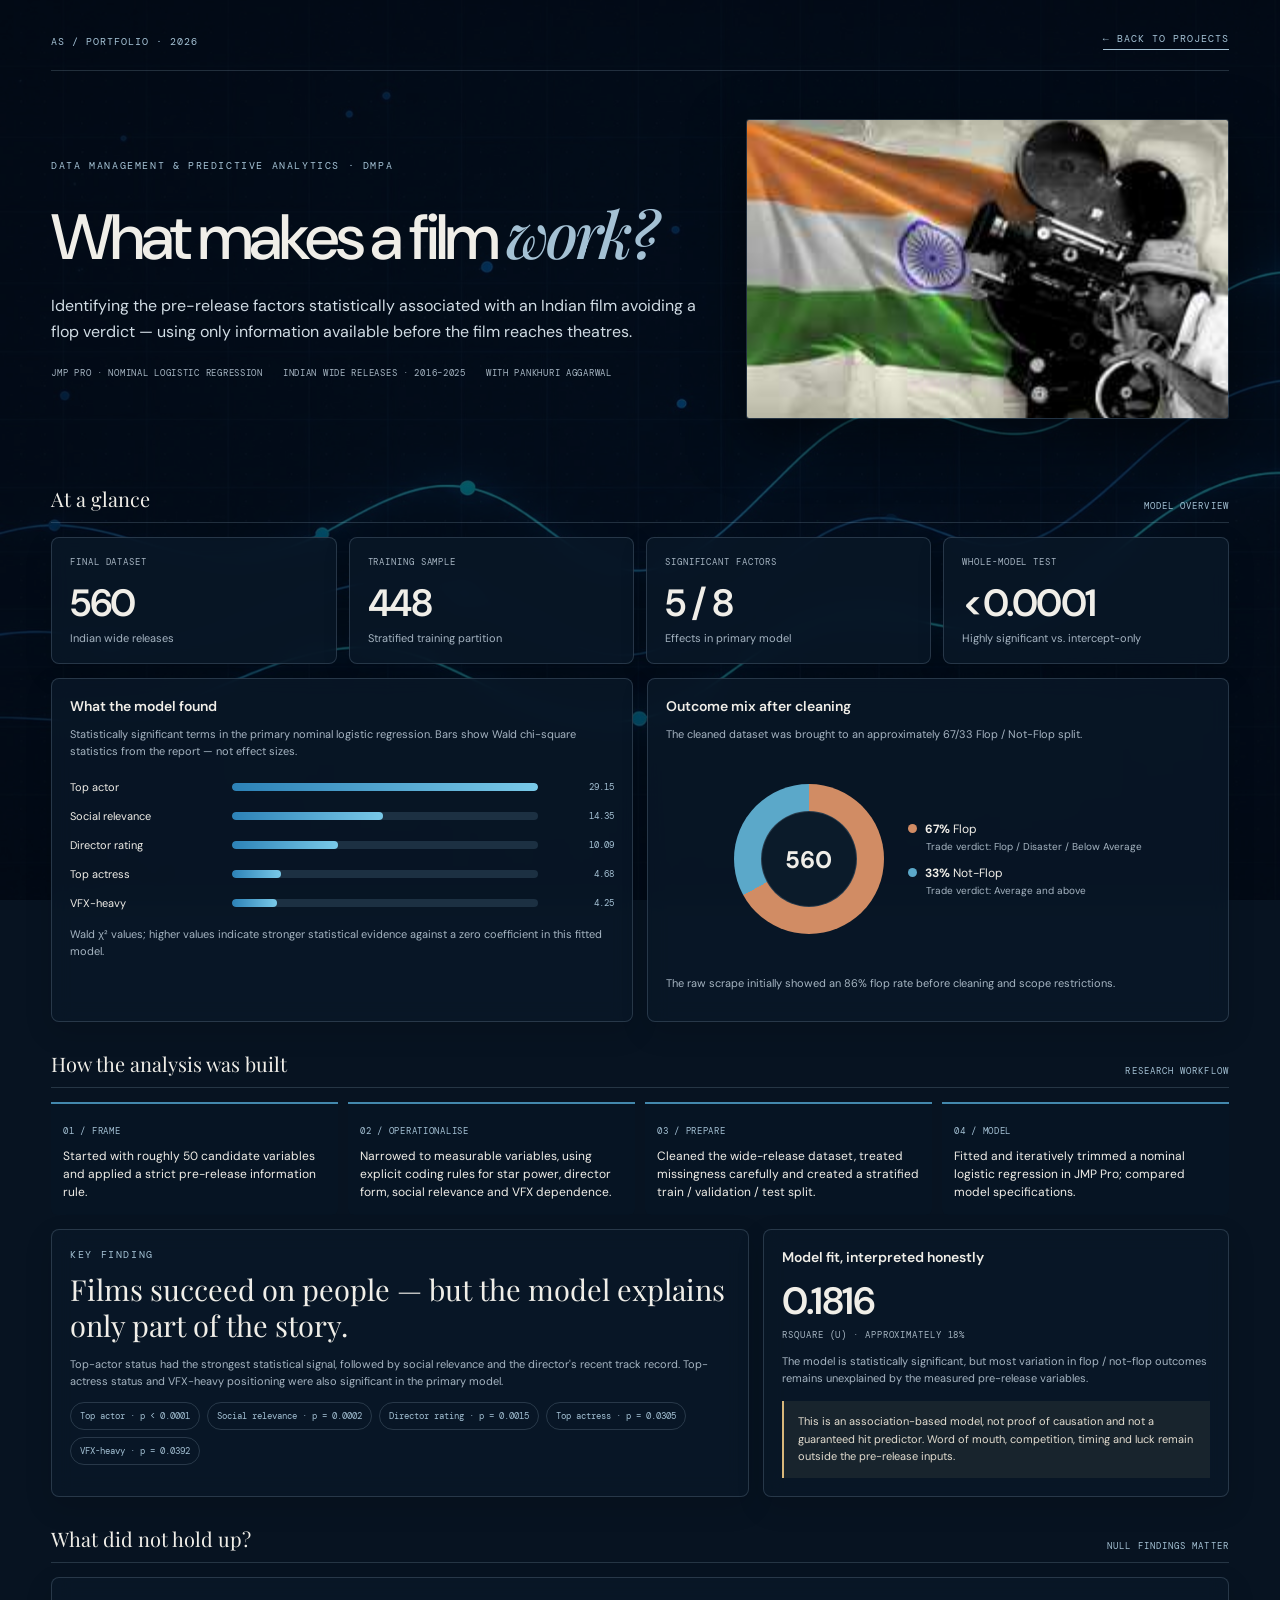
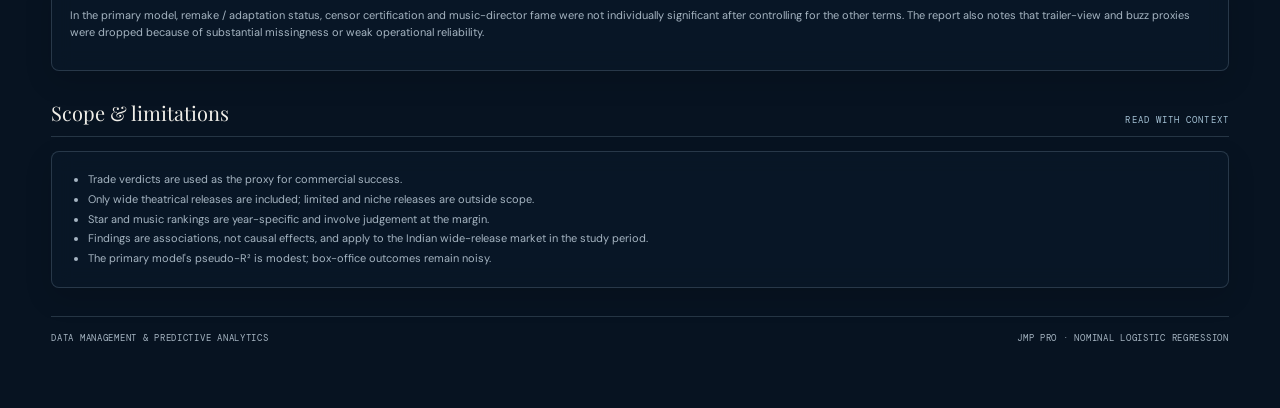
<file: dmpa.html>
<!doctype html>
<html lang="en">
<head>
<meta charset="utf-8"><meta name="viewport" content="width=device-width,initial-scale=1">
<meta name="theme-color" content="#071321">
<title>Indian Film Success | Amani Singh</title>
<style>
@import url('https://fonts.googleapis.com/css2?family=DM+Mono:wght@400;500&family=DM+Sans:wght@400;500;600;700&family=Playfair+Display:ital,wght@0,500;0,600;1,500&display=swap');
:root{--bg:#071321;--panel:rgba(9,24,40,.82);--line:rgba(164,193,212,.2);--text:#f0eee8;--muted:#a6b5c2;--blue:#a4c1d4;--cyan:#38bdf8;--gold:#d8b77a;--sans:'DM Sans',Arial,sans-serif;--mono:'DM Mono',monospace;--serif:'Playfair Display',Georgia,serif}
*{box-sizing:border-box}body{margin:0;color:var(--text);font-family:var(--sans);background:#071321 url("assets/wallpaper.jpg") center/cover fixed no-repeat;min-height:100vh}
body:before{content:"";position:fixed;inset:0;background:rgba(4,12,22,.65);pointer-events:none;z-index:-1}
a{color:inherit}.wrap{max-width:1320px;margin:auto;padding:24px clamp(18px,4vw,56px) 64px}
.top{display:flex;justify-content:space-between;align-items:center;padding:8px 0 20px;border-bottom:1px solid var(--line);font:10px var(--mono);letter-spacing:.1em;text-transform:uppercase;color:var(--blue)}
.back{text-decoration:none;border-bottom:1px solid var(--blue);padding-bottom:4px}
.hero{display:grid;grid-template-columns:1.15fr .85fr;gap:42px;align-items:center;padding:48px 0 38px}
.kicker{font:10px var(--mono);letter-spacing:.16em;color:var(--blue);text-transform:uppercase}
h1{font-size:clamp(38px,5vw,66px);line-height:1.02;letter-spacing:-.055em;font-weight:500;margin:18px 0}
h1 em{font:italic 500 1em var(--serif);color:var(--blue)}
.subtitle{max-width:660px;color:#d1dce4;font-size:16px;line-height:1.65}
.hero-img{width:100%;max-height:300px;object-fit:cover;border:1px solid var(--line);box-shadow:0 18px 55px #0008;border-radius:3px}
.meta{display:flex;gap:20px;flex-wrap:wrap;margin-top:22px;color:var(--muted);font:9px var(--mono);letter-spacing:.08em;text-transform:uppercase}
.section-title{display:flex;justify-content:space-between;align-items:end;margin:28px 0 14px;border-bottom:1px solid var(--line);padding-bottom:10px}
.section-title h2{font:20px var(--serif);margin:0}.section-title span{font:9px var(--mono);color:var(--blue);letter-spacing:.12em;text-transform:uppercase}
.kpis{display:grid;grid-template-columns:repeat(4,1fr);gap:12px}
.card{background:var(--panel);border:1px solid var(--line);border-radius:8px;padding:18px;backdrop-filter:blur(10px);box-shadow:0 10px 28px #0002}
.kpi-label{font:9px var(--mono);letter-spacing:.1em;text-transform:uppercase;color:var(--muted)}
.kpi-value{font-size:clamp(27px,3vw,38px);font-weight:600;letter-spacing:-.04em;margin:10px 0 3px}
.kpi-note{font-size:11px;color:var(--muted)}
.grid2{display:grid;grid-template-columns:1fr 1fr;gap:14px;margin-top:14px}
.chart-card h3,.card h3{font-size:14px;font-weight:600;margin:0 0 8px}.small{font-size:11px;color:var(--muted);line-height:1.55}
.factor-list{display:grid;gap:15px;margin-top:20px}
.factor{display:grid;grid-template-columns:150px 1fr 64px;gap:12px;align-items:center;font-size:11px}
.track{height:8px;background:#1c3042;border-radius:20px;overflow:hidden}.bar{height:100%;border-radius:20px;background:linear-gradient(90deg,#2c82b7,#79c9e8)}
.factor .pval{font:9px var(--mono);color:var(--blue);text-align:right}
.dist{display:flex;gap:24px;align-items:center;justify-content:center;min-height:210px}
.donut{width:150px;height:150px;border-radius:50%;background:conic-gradient(#d18c64 0 67%,#5ba8c9 67% 100%);display:grid;place-items:center;position:relative;flex:none}
.donut:after{content:"";position:absolute;width:94px;height:94px;border-radius:50%;background:#0b1b2a;border:1px solid var(--line)}
.donut b{z-index:1;font-size:24px}.legend{display:grid;gap:12px;font-size:12px}.dot{display:inline-block;width:9px;height:9px;border-radius:50%;margin-right:8px}.legend small{display:block;color:var(--muted);margin:3px 0 0 18px}
.method{display:grid;grid-template-columns:repeat(4,1fr);gap:10px;margin-top:14px}
.step{border-top:2px solid #4388ad;padding:14px 12px;background:rgba(8,22,36,.72);border-radius:0 0 6px 6px}
.step b{font:9px var(--mono);color:var(--blue);letter-spacing:.08em}.step p{font-size:12px;line-height:1.5;margin:8px 0 0}
.insight{display:grid;grid-template-columns:1.2fr .8fr;gap:14px;margin-top:14px}
.highlight{font:clamp(20px,2.5vw,29px)/1.25 var(--serif);color:var(--text);margin:10px 0 12px}
.tags{display:flex;flex-wrap:wrap;gap:7px;margin-top:12px}.tag{font:9px var(--mono);padding:7px 9px;border:1px solid var(--line);border-radius:20px;color:var(--blue)}
.note{border-left:2px solid var(--gold);padding:12px 14px;background:rgba(216,183,122,.08);font-size:11px;line-height:1.6;color:#e4ded0;margin-top:14px}
.footer{margin-top:28px;padding-top:15px;border-top:1px solid var(--line);display:flex;justify-content:space-between;gap:14px;flex-wrap:wrap;color:var(--muted);font:9px var(--mono);letter-spacing:.08em}
@media(max-width:850px){.hero{grid-template-columns:1fr;gap:20px;padding-top:34px}.hero-img{max-height:240px}.kpis{grid-template-columns:repeat(2,1fr)}.grid2,.insight{grid-template-columns:1fr}}
@media(max-width:560px){.method{grid-template-columns:repeat(2,1fr)}.factor{grid-template-columns:112px 1fr 56px}.dist{gap:15px}.donut{width:120px;height:120px}.donut:after{width:75px;height:75px}}
</style></head>
<body><main class="wrap">
<header class="top"><span>AS / Portfolio · 2026</span><a class="back" href="index.html">← Back to projects</a></header>
<section class="hero">
 <div><div class="kicker">Data Management &amp; Predictive Analytics · DMPA</div>
 <h1>What makes a film <em>work?</em></h1>
 <p class="subtitle">Identifying the pre-release factors statistically associated with an Indian film avoiding a flop verdict — using only information available before the film reaches theatres.</p>
 <div class="meta"><span>JMP Pro · Nominal logistic regression</span><span>Indian wide releases · 2016–2025</span><span>With Pankhuri Aggarwal</span></div></div>
 <img class="hero-img" src="[data-uri]" alt="Indian cinema, film camera and Indian flag">
</section>
<div class="section-title"><h2>At a glance</h2><span>Model overview</span></div>
<section class="kpis">
 <div class="card"><div class="kpi-label">Final dataset</div><div class="kpi-value">560</div><div class="kpi-note">Indian wide releases</div></div>
 <div class="card"><div class="kpi-label">Training sample</div><div class="kpi-value">448</div><div class="kpi-note">Stratified training partition</div></div>
 <div class="card"><div class="kpi-label">Significant factors</div><div class="kpi-value">5 / 8</div><div class="kpi-note">Effects in primary model</div></div>
 <div class="card"><div class="kpi-label">Whole-model test</div><div class="kpi-value">&lt;0.0001</div><div class="kpi-note">Highly significant vs. intercept-only</div></div>
</section>
<section class="grid2">
 <div class="card chart-card"><h3>What the model found</h3><p class="small">Statistically significant terms in the primary nominal logistic regression. Bars show Wald chi-square statistics from the report — not effect sizes.</p>
 <div class="factor-list">
  <div class="factor"><span>Top actor</span><div class="track"><div class="bar" style="width:100%"></div></div><span class="pval">29.15</span></div>
  <div class="factor"><span>Social relevance</span><div class="track"><div class="bar" style="width:49.2%"></div></div><span class="pval">14.35</span></div>
  <div class="factor"><span>Director rating</span><div class="track"><div class="bar" style="width:34.6%"></div></div><span class="pval">10.09</span></div>
  <div class="factor"><span>Top actress</span><div class="track"><div class="bar" style="width:16.1%"></div></div><span class="pval">4.68</span></div>
  <div class="factor"><span>VFX-heavy</span><div class="track"><div class="bar" style="width:14.6%"></div></div><span class="pval">4.25</span></div>
 </div><p class="small" style="margin-top:16px">Wald χ² values; higher values indicate stronger statistical evidence against a zero coefficient in this fitted model.</p>
 </div>
 <div class="card chart-card"><h3>Outcome mix after cleaning</h3><p class="small">The cleaned dataset was brought to an approximately 67/33 Flop / Not-Flop split.</p>
 <div class="dist"><div class="donut"><b>560</b></div><div class="legend">
  <div><span class="dot" style="background:#d18c64"></span><b>67%</b> Flop<small>Trade verdict: Flop / Disaster / Below Average</small></div>
  <div><span class="dot" style="background:#5ba8c9"></span><b>33%</b> Not-Flop<small>Trade verdict: Average and above</small></div>
 </div></div><p class="small">The raw scrape initially showed an 86% flop rate before cleaning and scope restrictions.</p>
 </div>
</section>
<div class="section-title"><h2>How the analysis was built</h2><span>Research workflow</span></div>
<section class="method">
 <div class="step"><b>01 / FRAME</b><p>Started with roughly 50 candidate variables and applied a strict pre-release information rule.</p></div>
 <div class="step"><b>02 / OPERATIONALISE</b><p>Narrowed to measurable variables, using explicit coding rules for star power, director form, social relevance and VFX dependence.</p></div>
 <div class="step"><b>03 / PREPARE</b><p>Cleaned the wide-release dataset, treated missingness carefully and created a stratified train / validation / test split.</p></div>
 <div class="step"><b>04 / MODEL</b><p>Fitted and iteratively trimmed a nominal logistic regression in JMP Pro; compared model specifications.</p></div>
</section>
<section class="insight">
 <div class="card"><div class="kicker">Key finding</div><div class="highlight">Films succeed on people — but the model explains only part of the story.</div>
 <p class="small">Top-actor status had the strongest statistical signal, followed by social relevance and the director's recent track record. Top-actress status and VFX-heavy positioning were also significant in the primary model.</p>
 <div class="tags"><span class="tag">Top actor · p &lt; 0.0001</span><span class="tag">Social relevance · p = 0.0002</span><span class="tag">Director rating · p = 0.0015</span><span class="tag">Top actress · p = 0.0305</span><span class="tag">VFX-heavy · p = 0.0392</span></div>
 </div>
 <div class="card"><h3>Model fit, interpreted honestly</h3><div class="kpi-value">0.1816</div><div class="kpi-label">RSquare (U) · approximately 18%</div><p class="small" style="margin-top:12px">The model is statistically significant, but most variation in flop / not-flop outcomes remains unexplained by the measured pre-release variables.</p>
 <div class="note">This is an association-based model, not proof of causation and not a guaranteed hit predictor. Word of mouth, competition, timing and luck remain outside the pre-release inputs.</div></div>
</section>
<div class="section-title"><h2>What did not hold up?</h2><span>Null findings matter</span></div>
<section class="card"><p class="small">In the primary model, remake / adaptation status, censor certification and music-director fame were not individually significant after controlling for the other terms. The report also notes that trailer-view and buzz proxies were dropped because of substantial missingness or weak operational reliability.</p></section>
<div class="section-title"><h2>Scope &amp; limitations</h2><span>Read with context</span></div>
<section class="card"><ul class="small" style="padding-left:18px;line-height:1.8;margin:0">
 <li>Trade verdicts are used as the proxy for commercial success.</li>
 <li>Only wide theatrical releases are included; limited and niche releases are outside scope.</li>
 <li>Star and music rankings are year-specific and involve judgement at the margin.</li>
 <li>Findings are associations, not causal effects, and apply to the Indian wide-release market in the study period.</li>
 <li>The primary model's pseudo-R² is modest; box-office outcomes remain noisy.</li>
</ul></section>
<footer class="footer"><span>DATA MANAGEMENT &amp; PREDICTIVE ANALYTICS</span><span>JMP PRO · NOMINAL LOGISTIC REGRESSION</span></footer>
</main></body></html>
</file>
